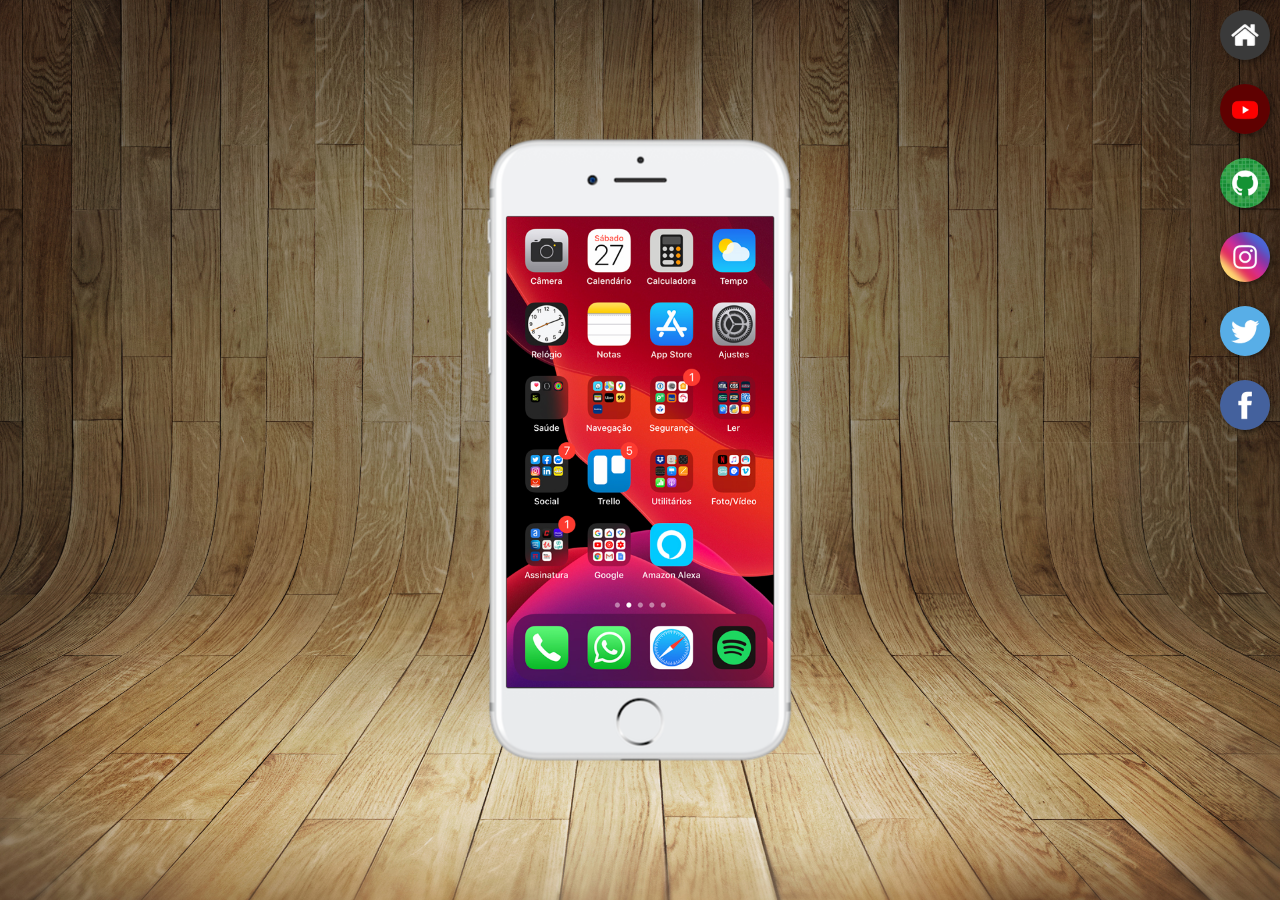
<file: index.html>
<!DOCTYPE html>
<html lang="pt-br">
<head>
    <meta charset="UTF-8">
    <meta name="viewport" content="width=device-width, initial-scale=1.0">
    <link rel="shortcut icon" href="favicon.ico" type="image/x-icon">
    <link rel="stylesheet" href="estilos/style.css">
    <title>Projeto Redes Sociais</title>
</head>
<body>
    <main>
        <section id="telefone">
            <iframe src="home.html" name="tela" id="tela" frameborder="0">
                Seu navegador não é compatível com isso.
            </iframe>            
        </section>
        <section id="redes-sociais">
            <a href="home.html" target="tela"><img src="imagens/logo-home.jpg" alt="Home"></a><br>
            <a href="youtube.html" target="tela"><img src="imagens/logo-youtube.jpg" alt="YouTube"></a><br>
            <a href="github.htm" target="tela"><img src="imagens/logo-github.jpg" alt="GitHub"></a><br>
            <a href="instagram.html" target="tela"><img src="imagens/logo-instagram.jpg" alt="Instagram"></a><br>
            <a href="twitter.html" target="tela"><img src="imagens/logo-twitter.jpg" alt="Twitter"></a><br>
            <a href="facebook.html" target="tela"><img src="imagens/logo-facebook.jpg" alt="Facebook"></a>
        </section>
    </main>
        
</body>
</html>
</file>
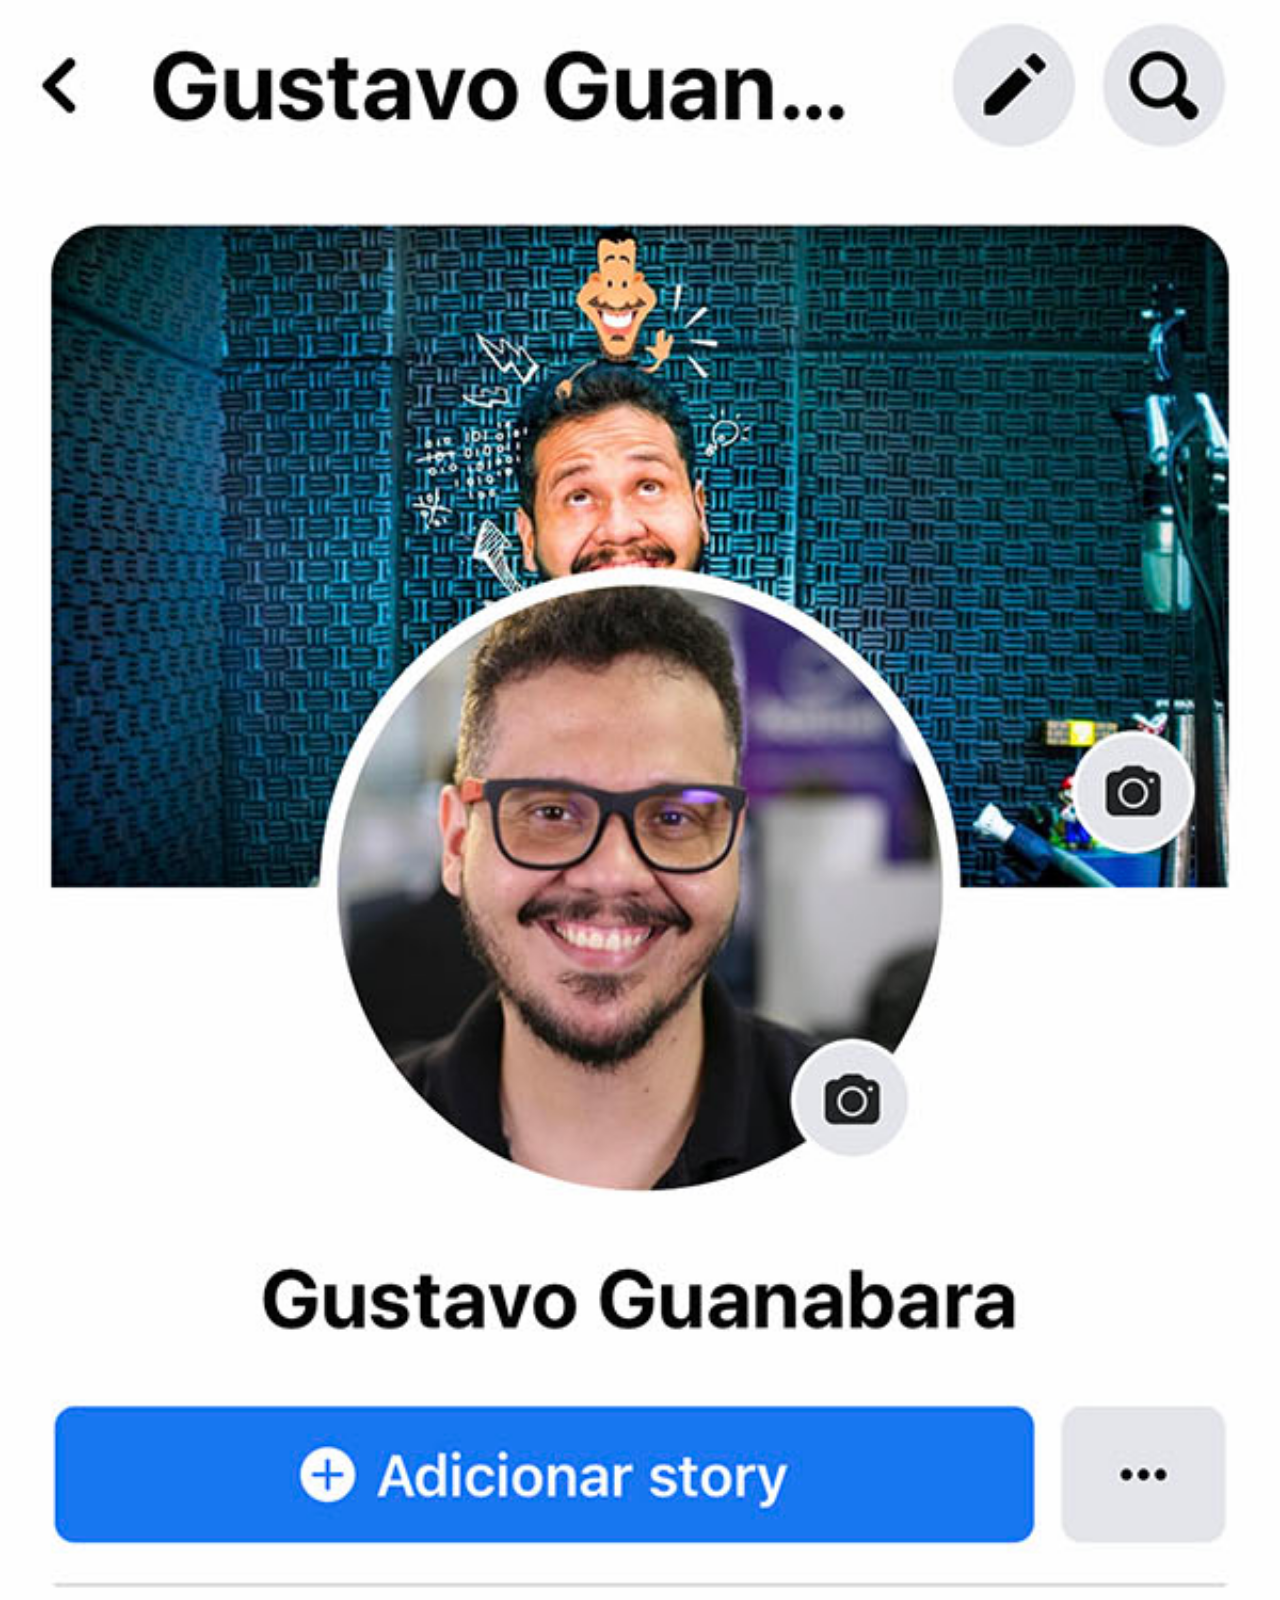
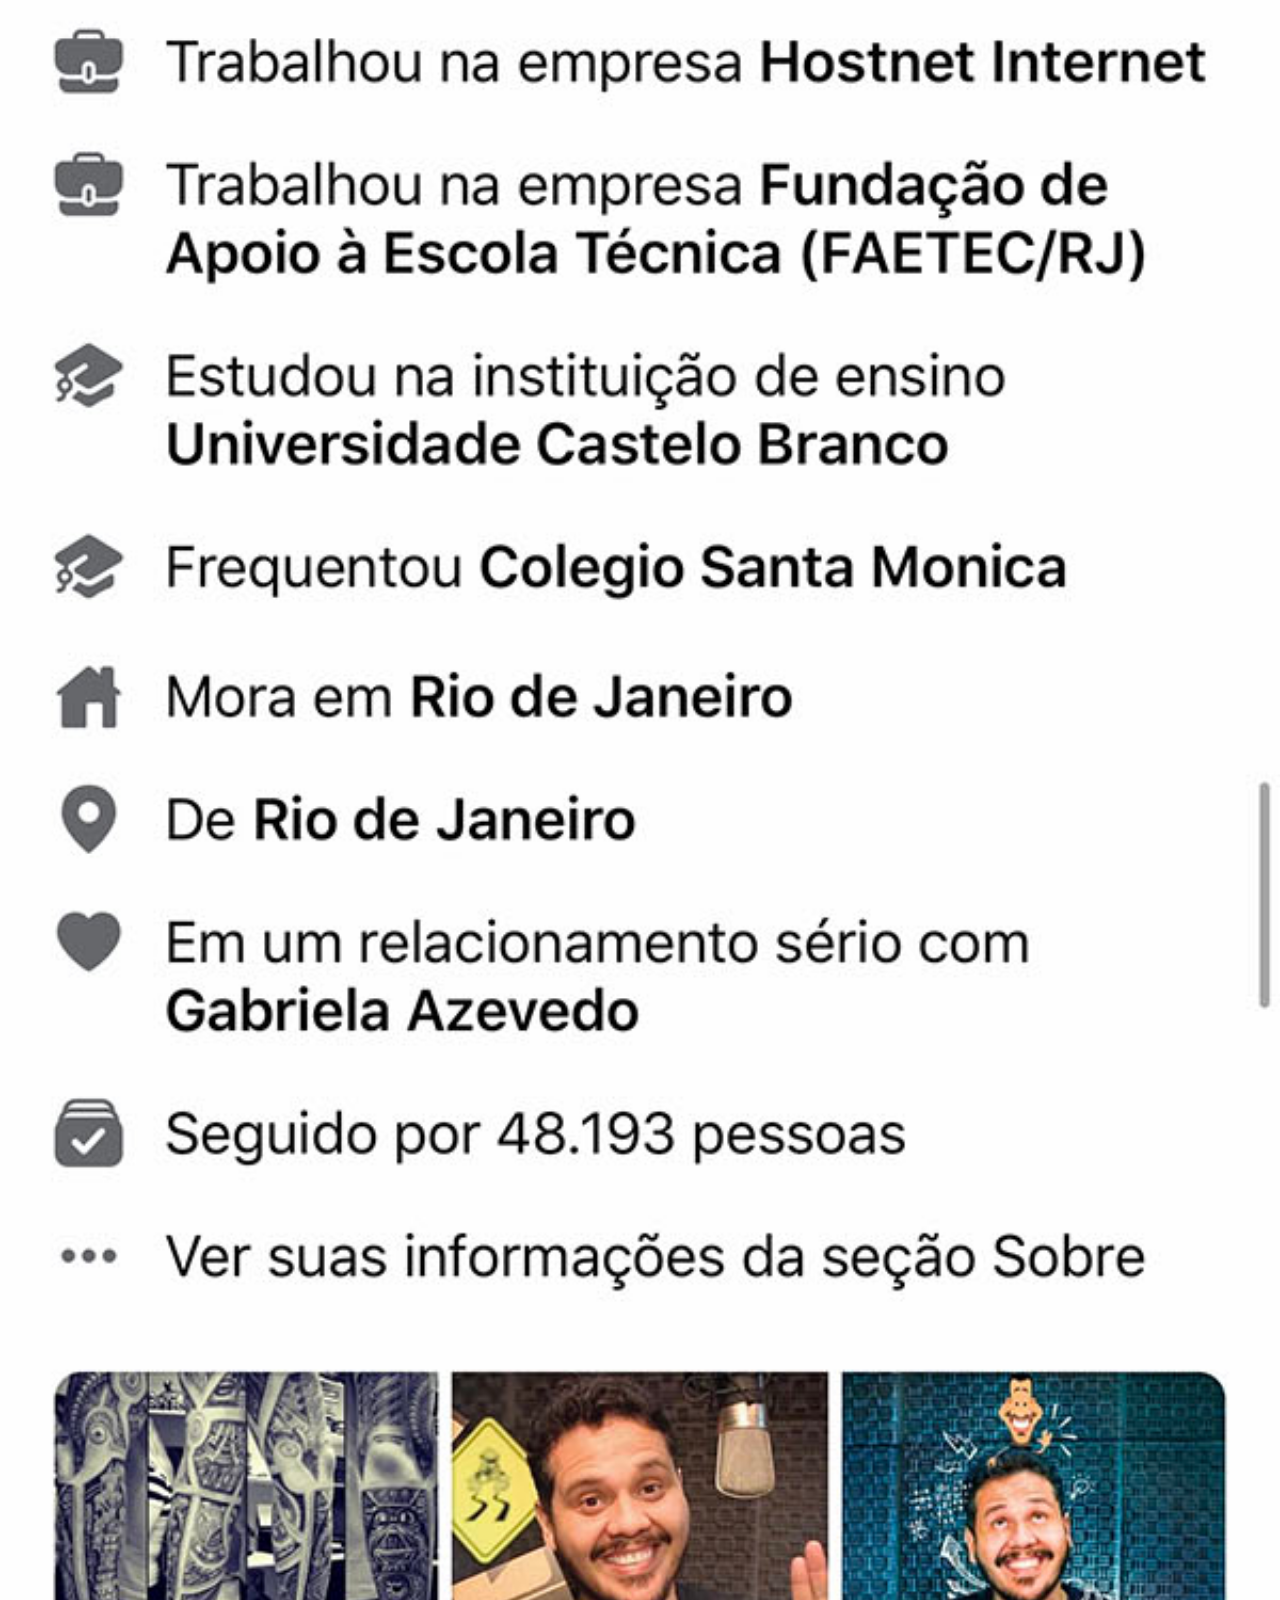
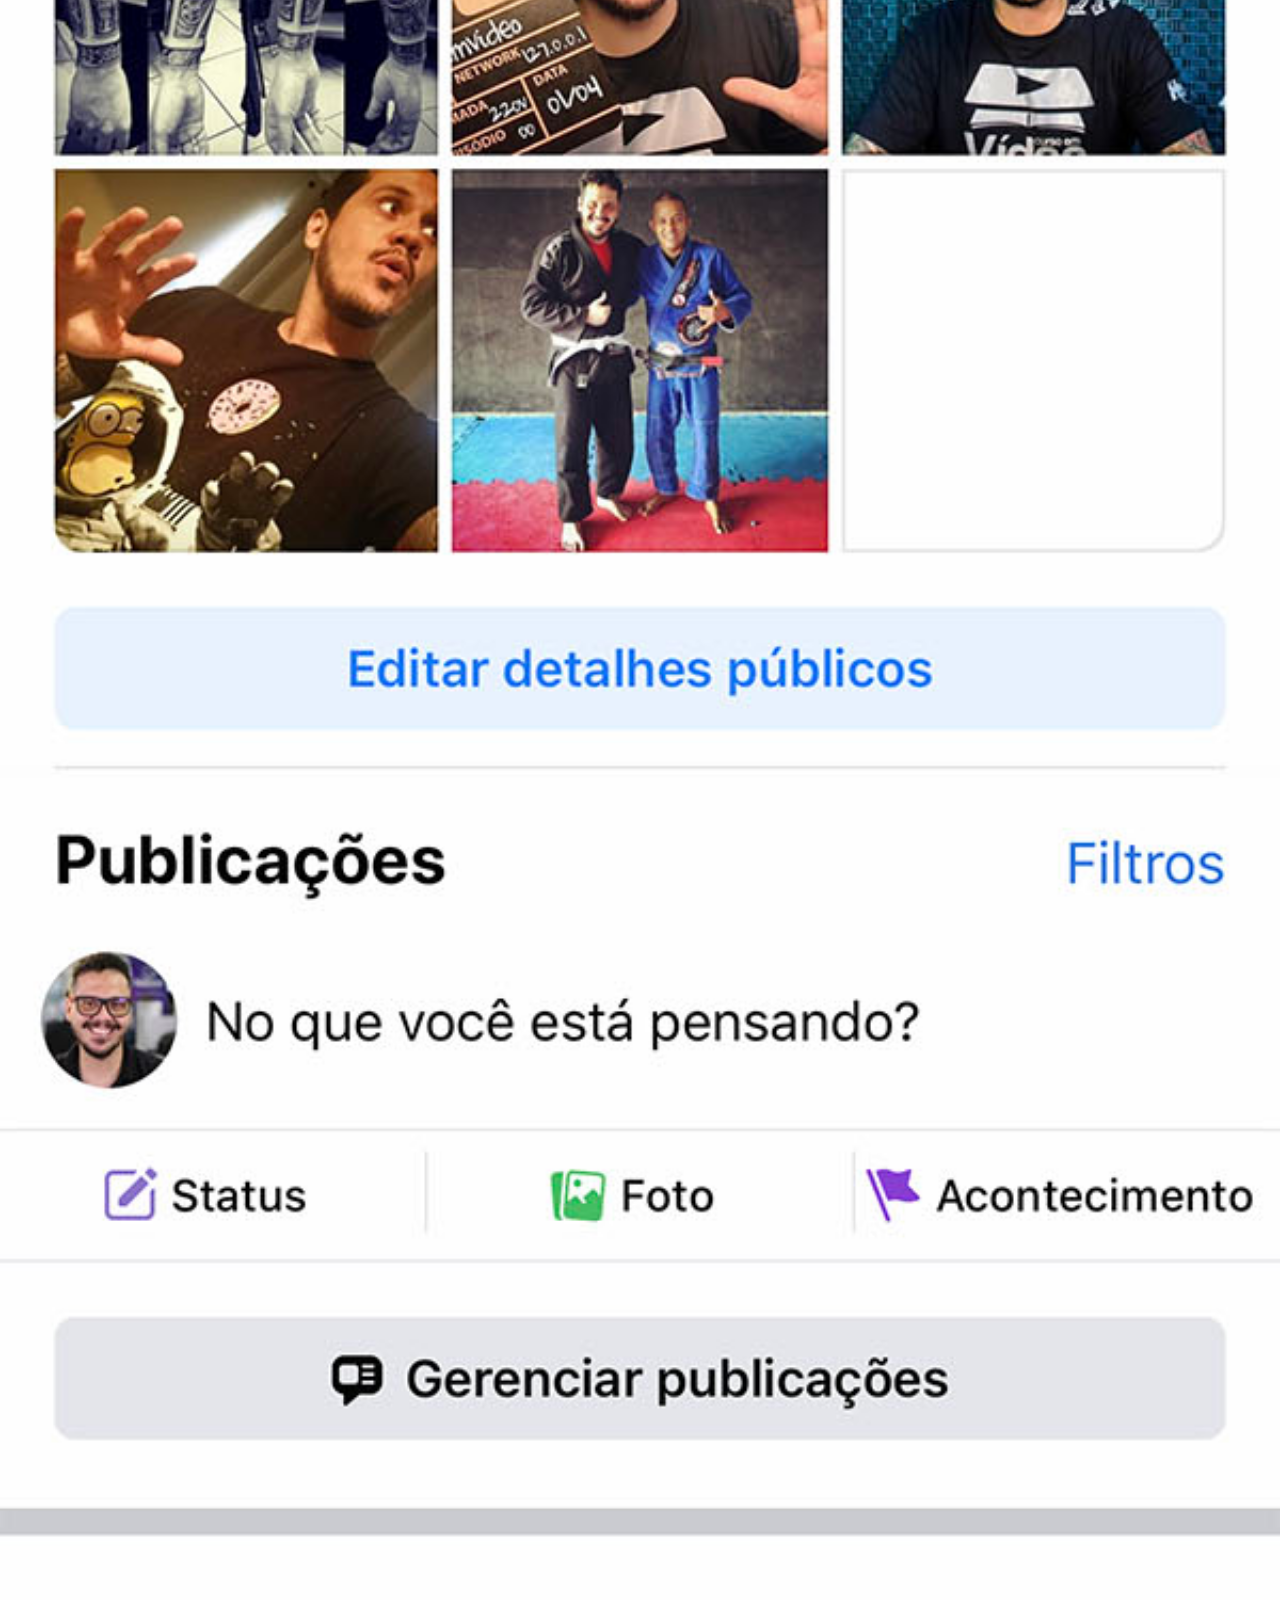
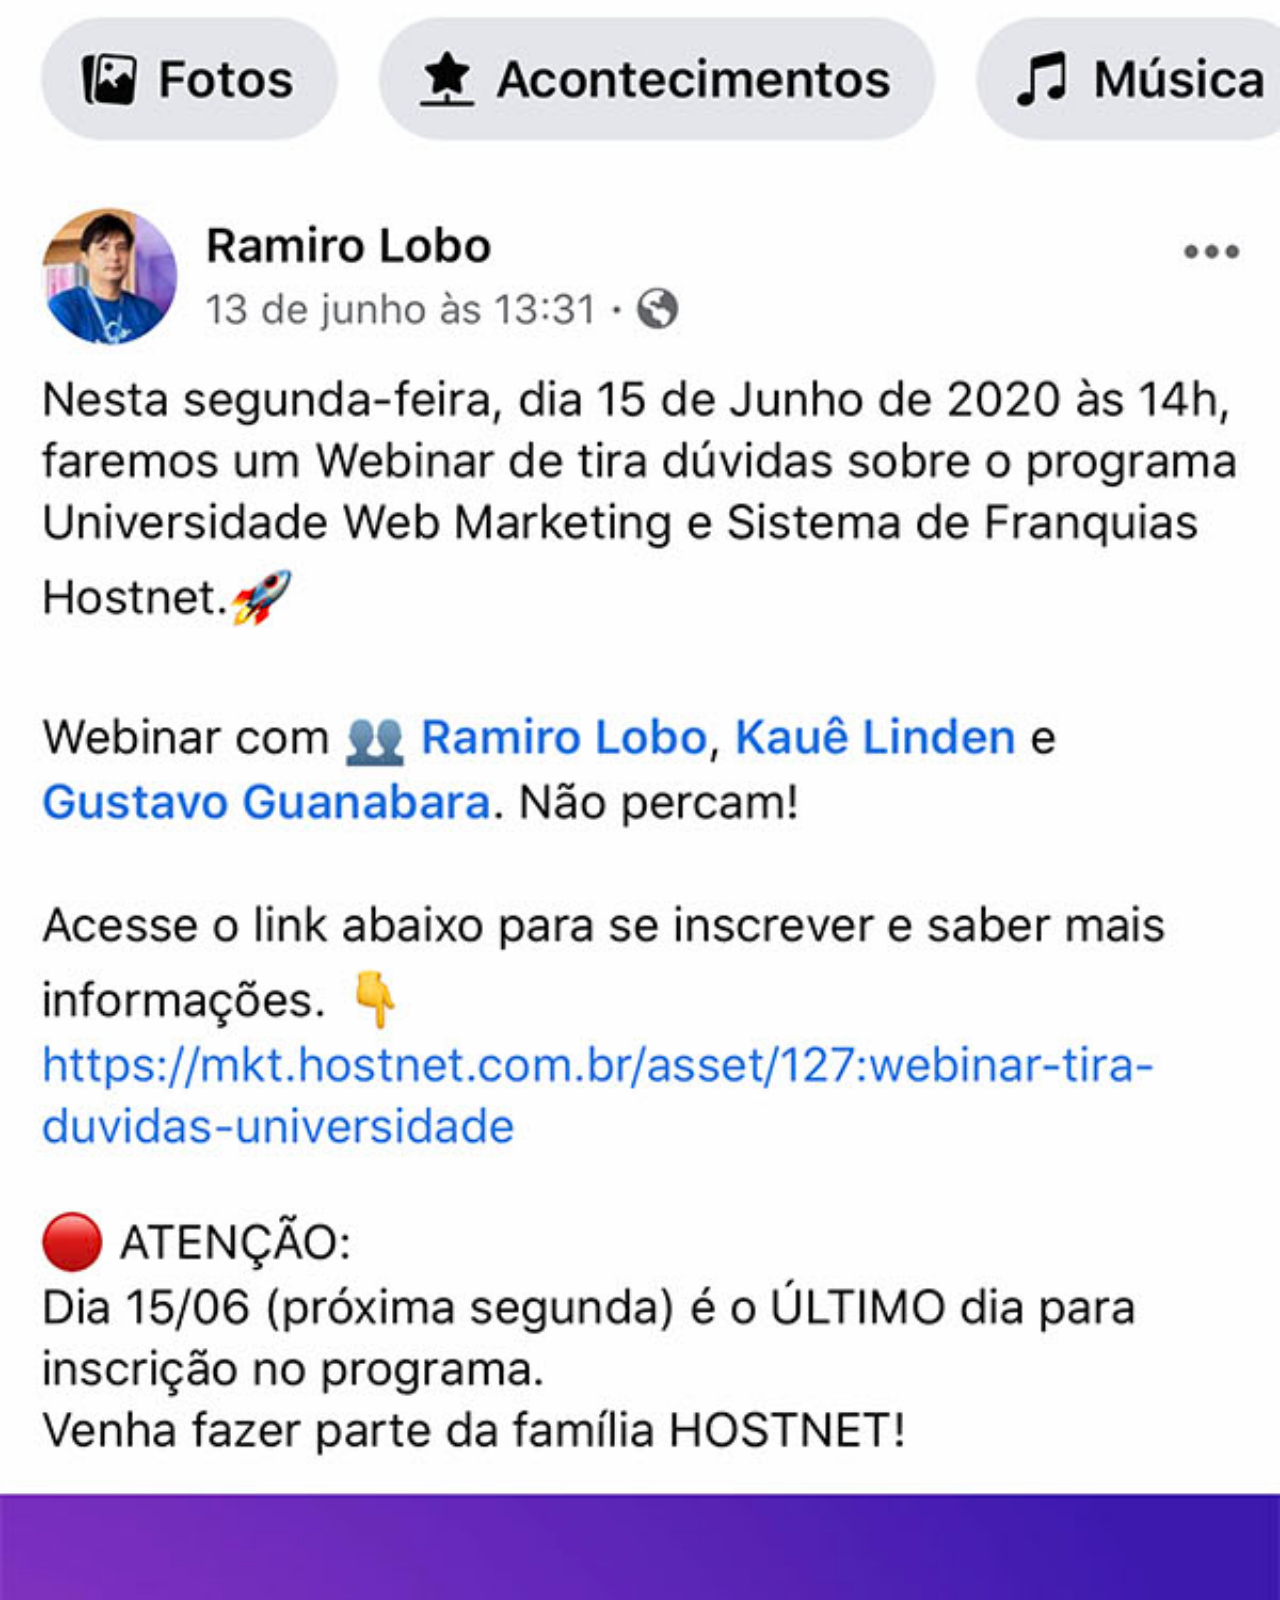
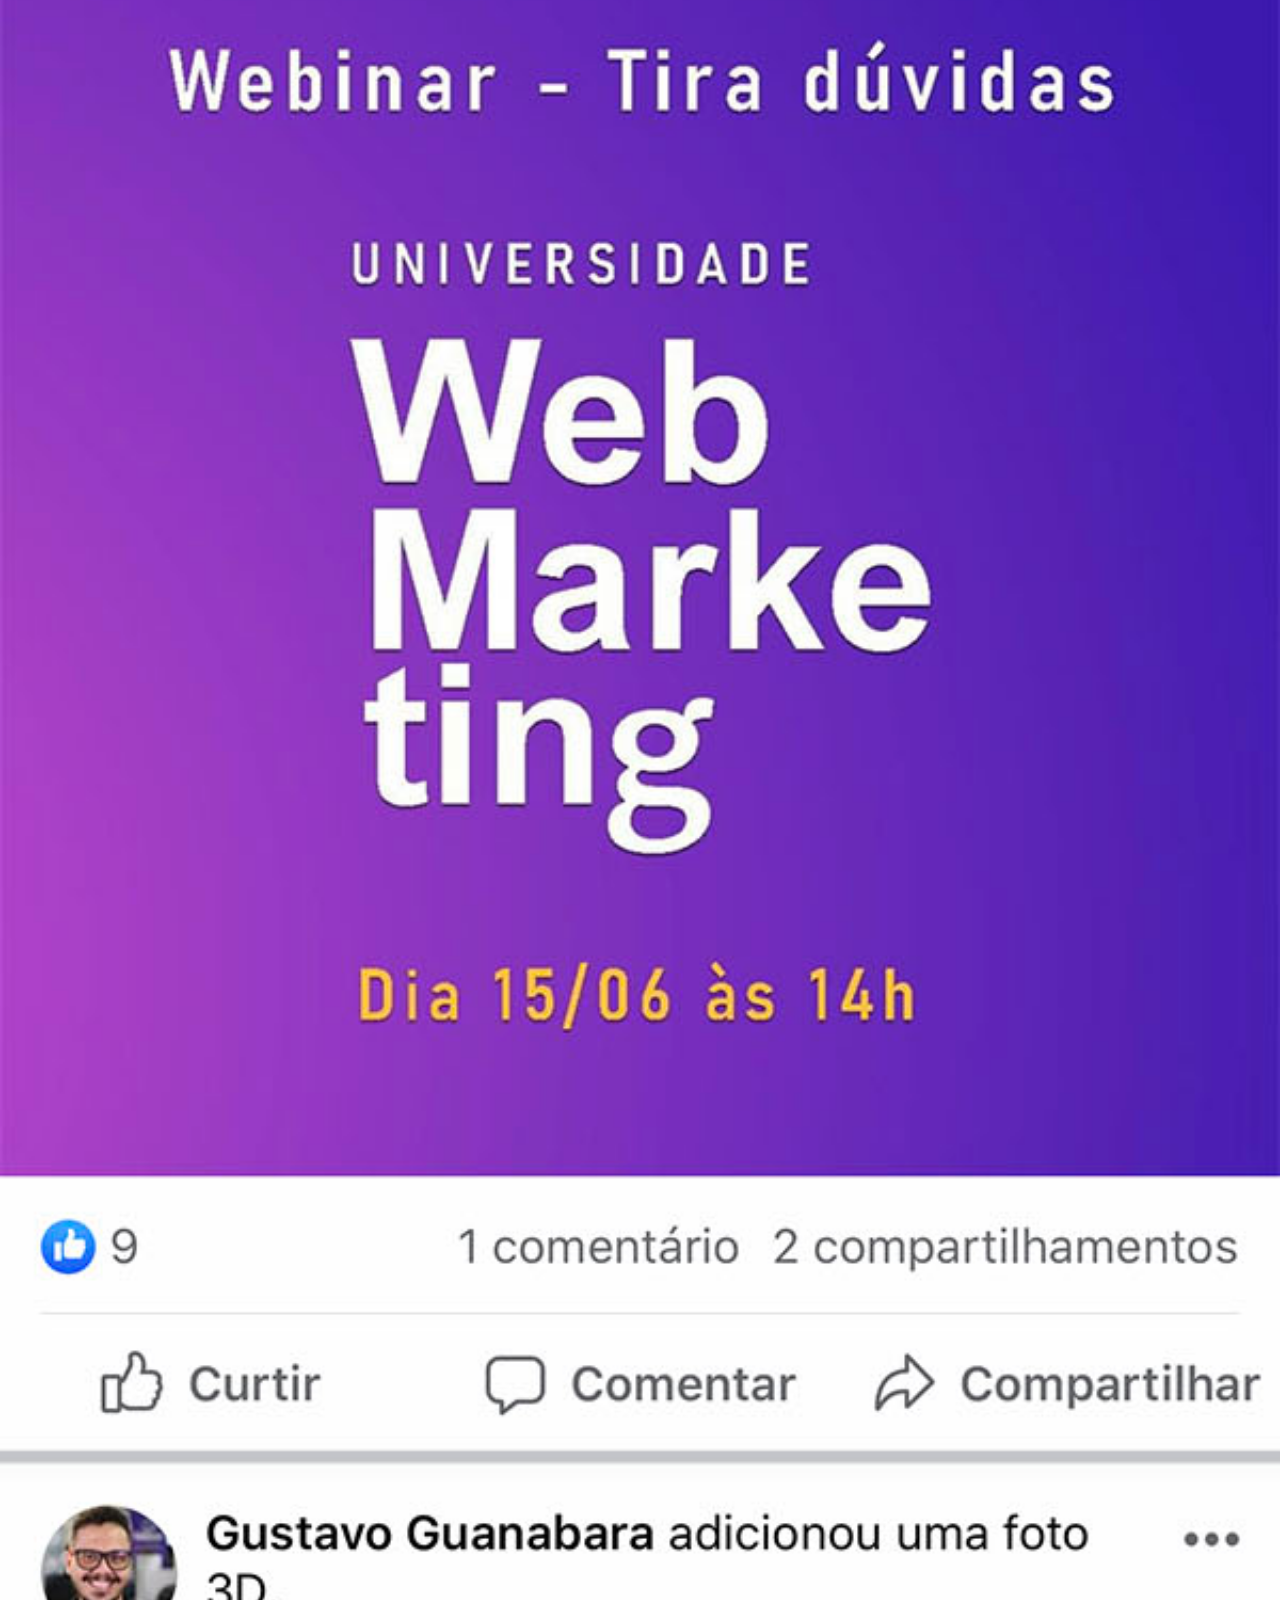
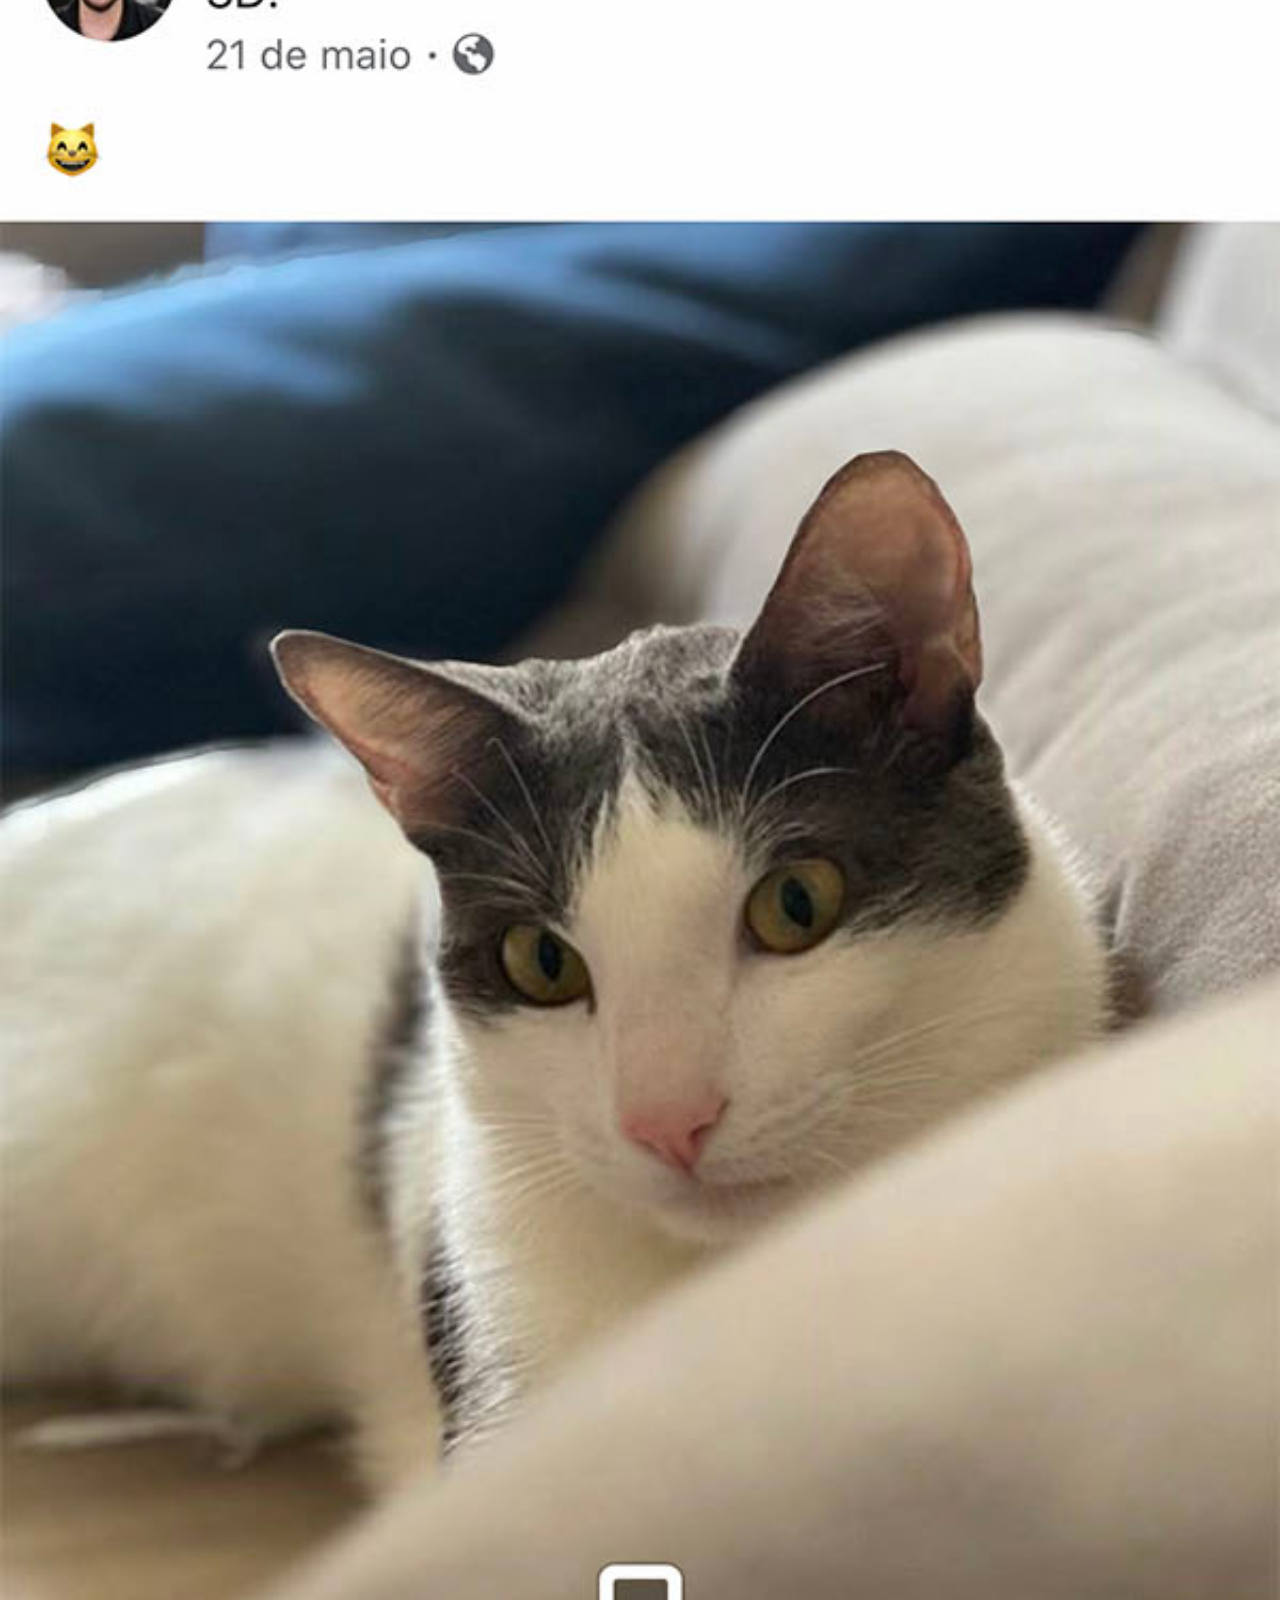
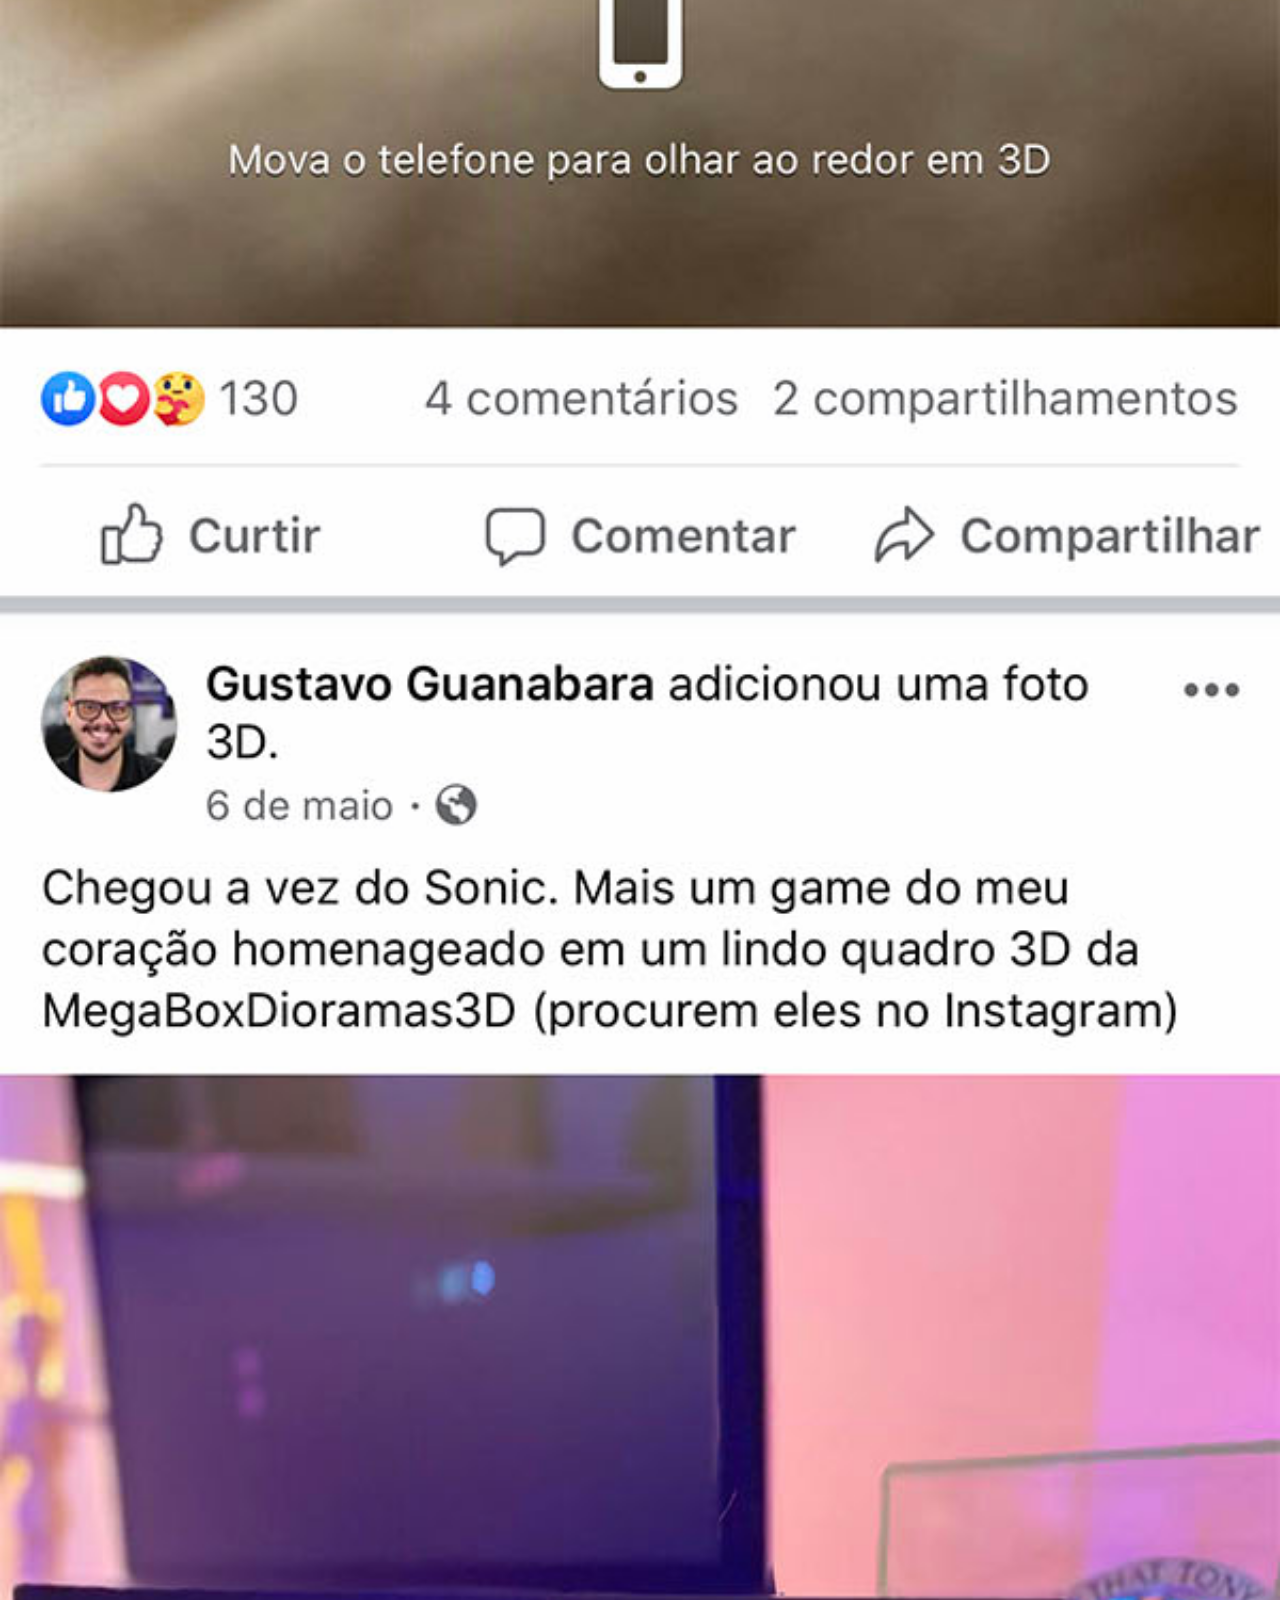
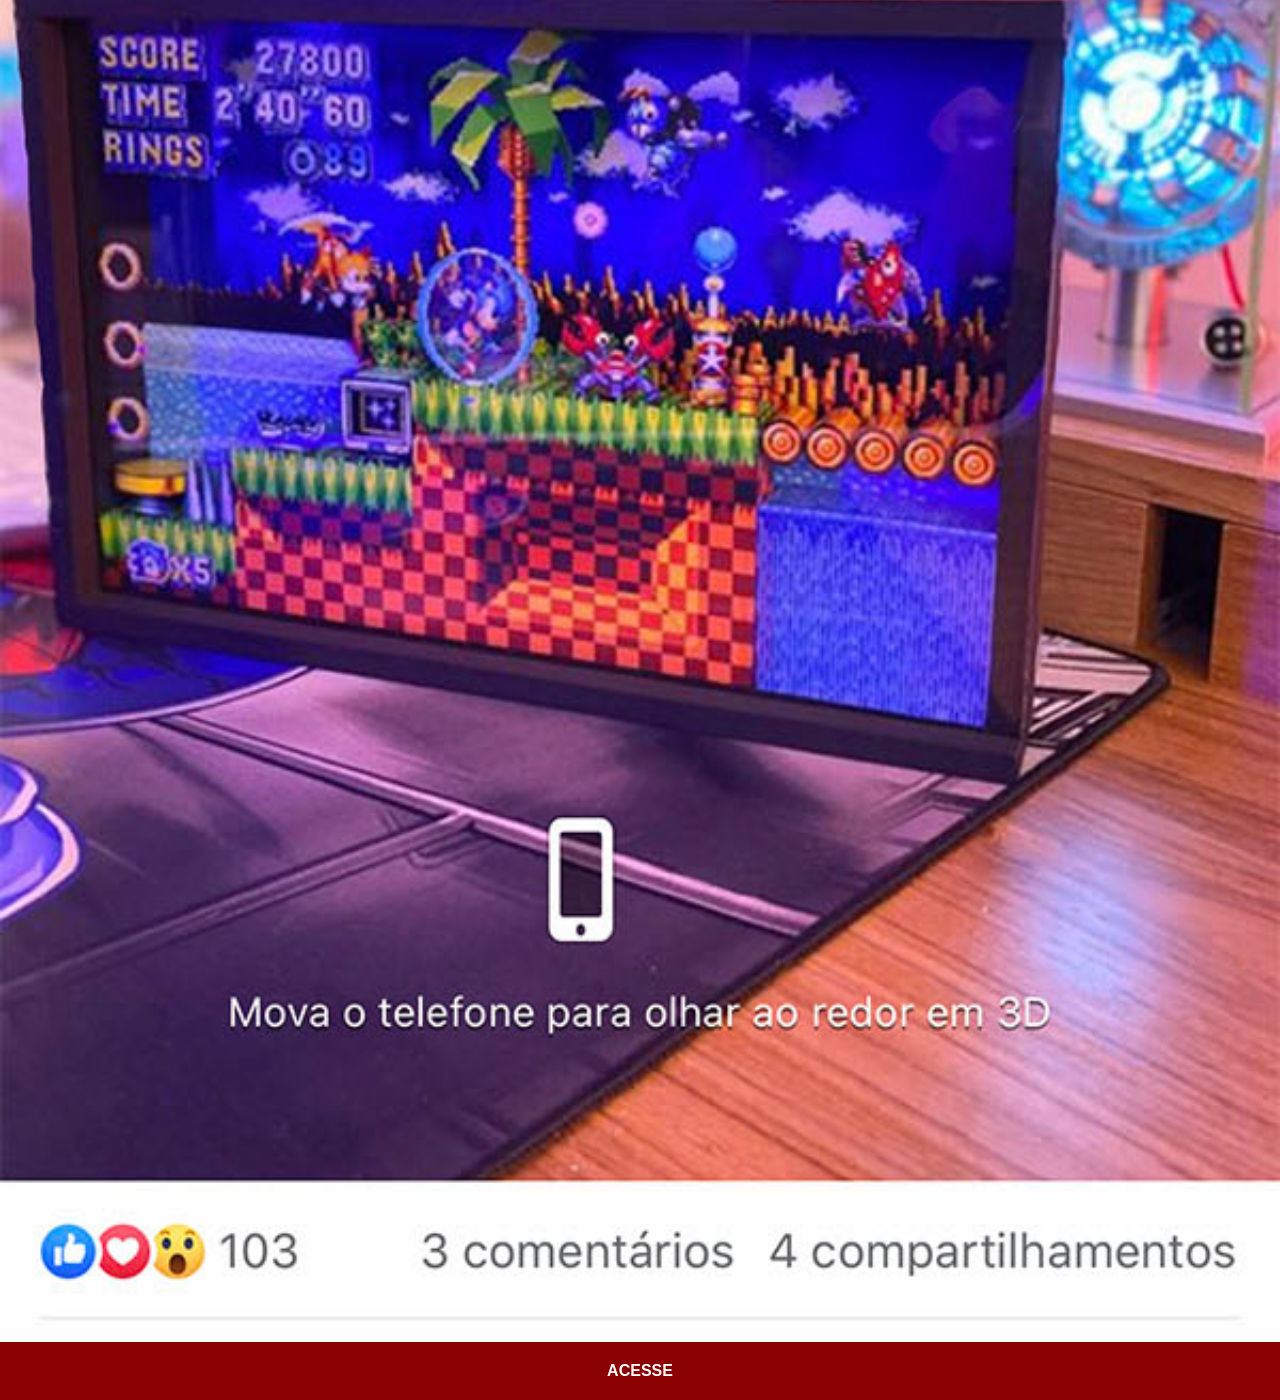
<file: facebook.html>
<!DOCTYPE html>
<html lang="pt">
<head>
    <meta charset="UTF-8">
    <meta name="viewport" content="width=device-width, initial-scale=1.0">
    <title>Facebook</title>
    <link rel="stylesheet" href="estilos/social.css">
</head>
<body>
    <img src="imagens/tela-facebook.jpg" alt="Facebook">
    <a href="https://web.facebook.com/gustavoguanabara/?locale=pt_BR&_rdc=1&_rdr#" target="_blank">ACESSE</a>
    
</body>
</html>
</file>
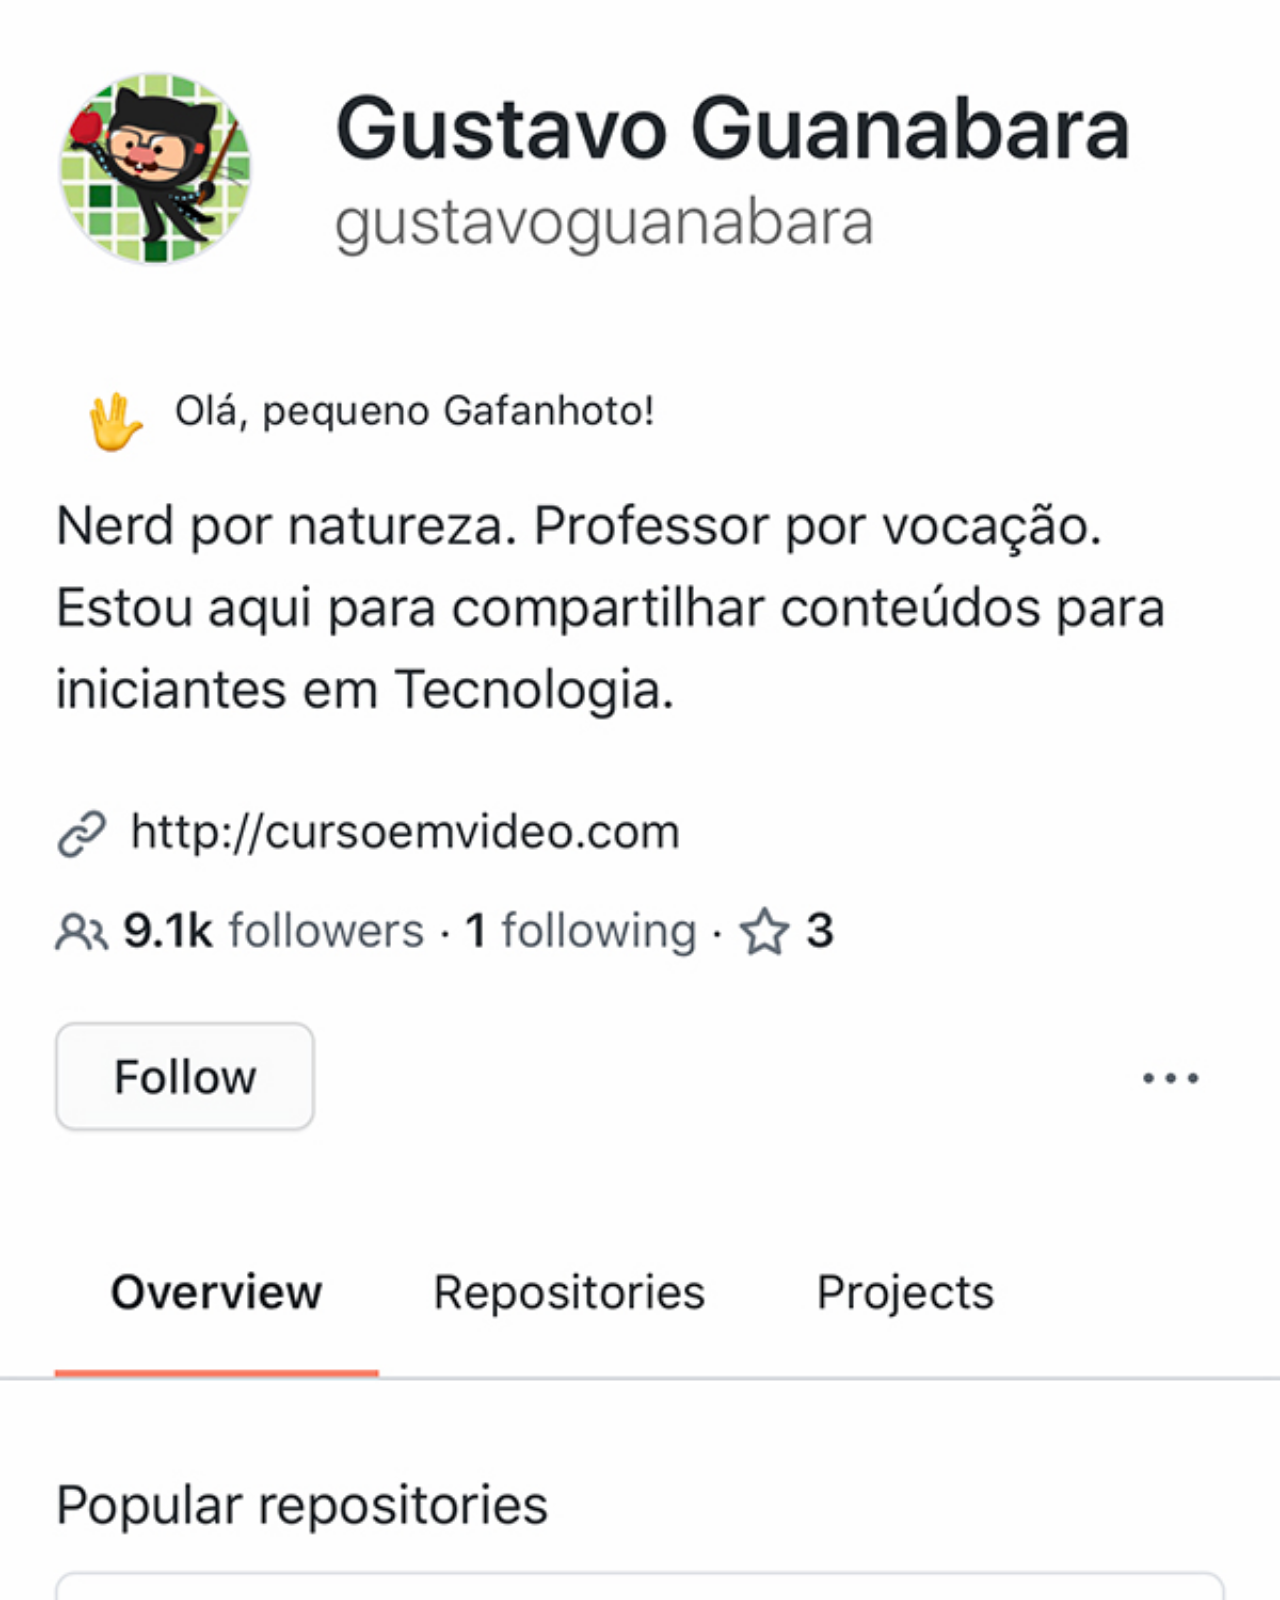
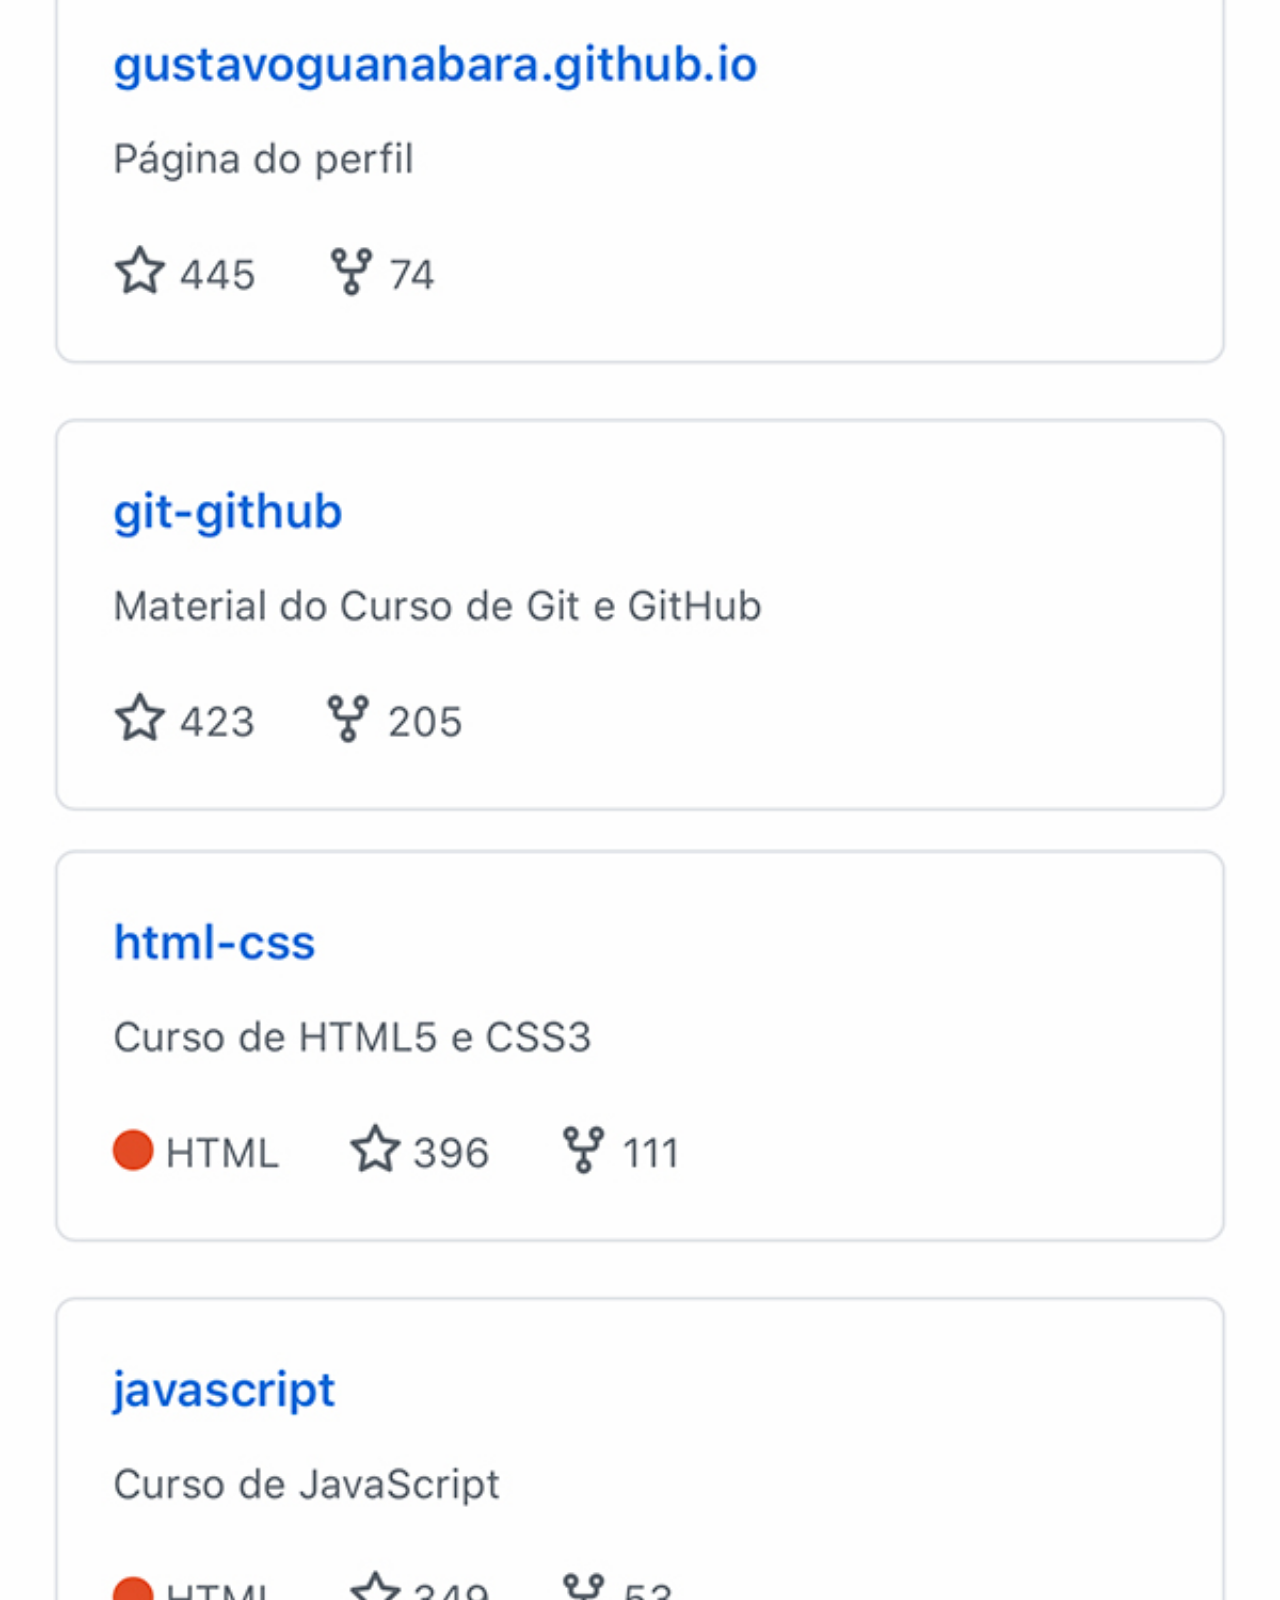
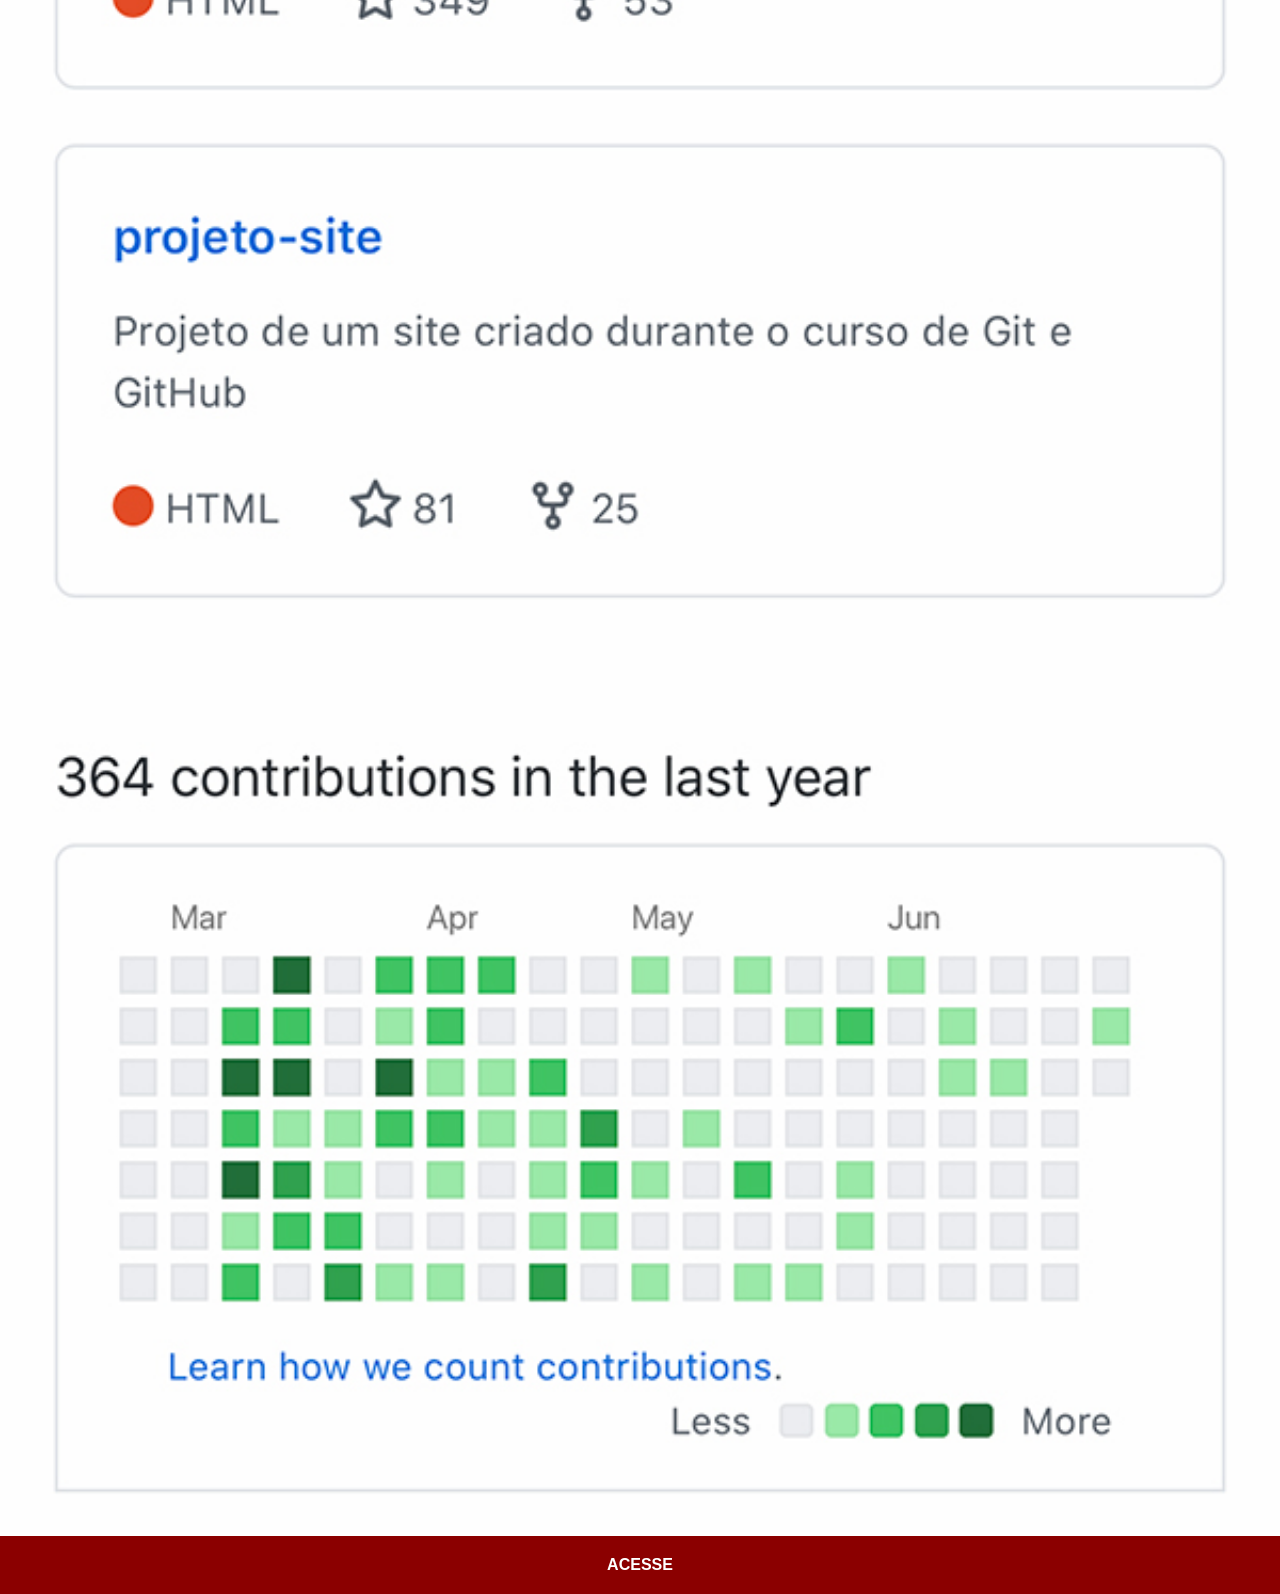
<file: github.htm>
<!DOCTYPE html>
<html lang="pt-br">
<head>
    <meta charset="UTF-8">
    <meta name="viewport" content="width=device-width, initial-scale=1.0">
    <title>GitHub</title>
    <link rel="stylesheet" href="estilos/social.css">
</head>
<body>
    <img src="imagens/tela-github.jpg" alt="GitHub">
    <a href="https://github.com/gustavoguanabara" target="_blank">ACESSE</a>
</body>
</html>
</file>
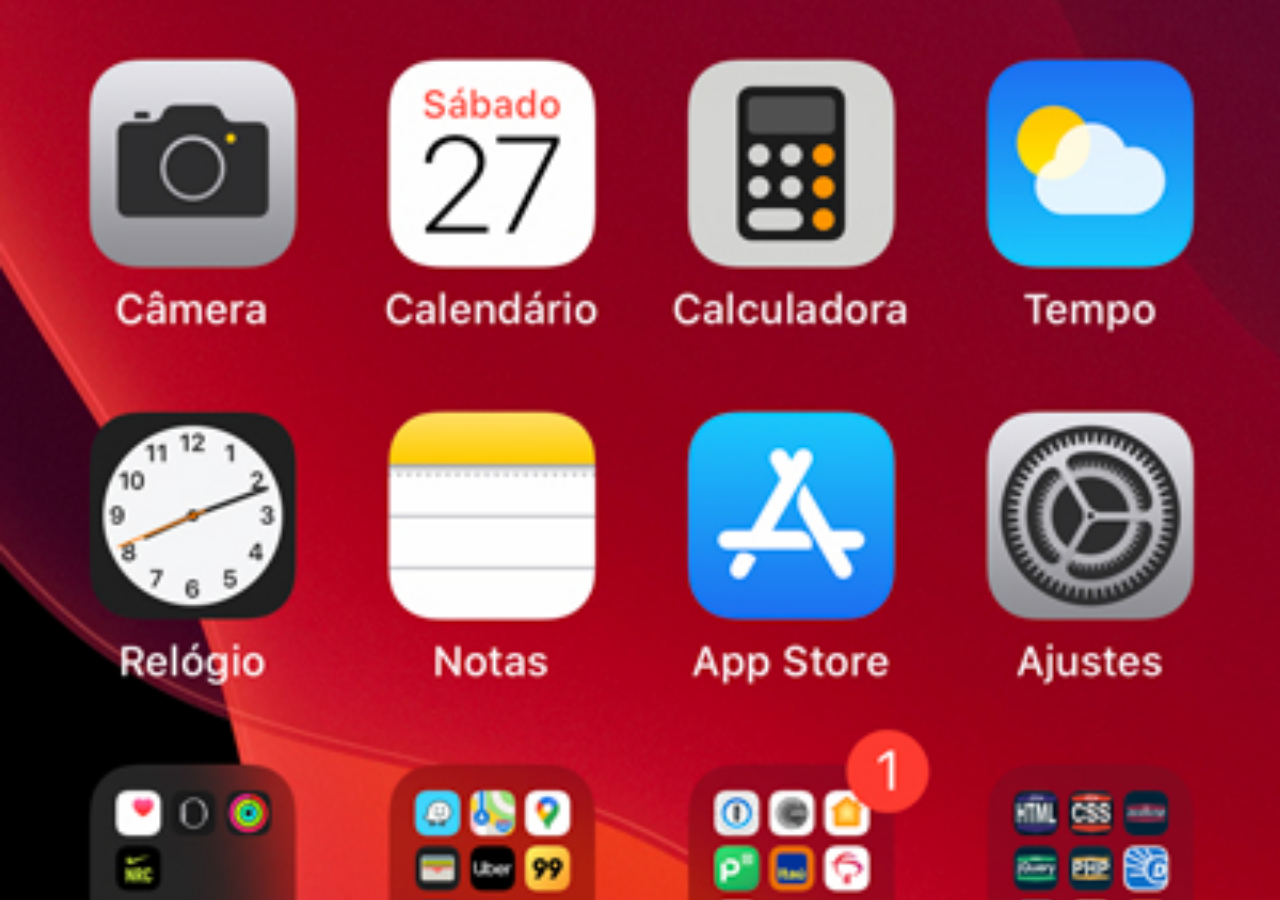
<file: home.html>
<!DOCTYPE html>
<html lang="pt-br">
<head>
    <meta charset="UTF-8">
    <meta name="viewport" content="width=device-width, initial-scale=1.0">
    <title>Home</title>
</head>
<style>
    * {
        margin: 0px;
        padding: 0px;
    }

    body {
        width: 100vw;
        height: 100vh;
        background: black url('imagens/tela-home.jpg') no-repeat top center;
        background-size: cover;
    }
</style>
<body>
    
</body>
</html>
</file>
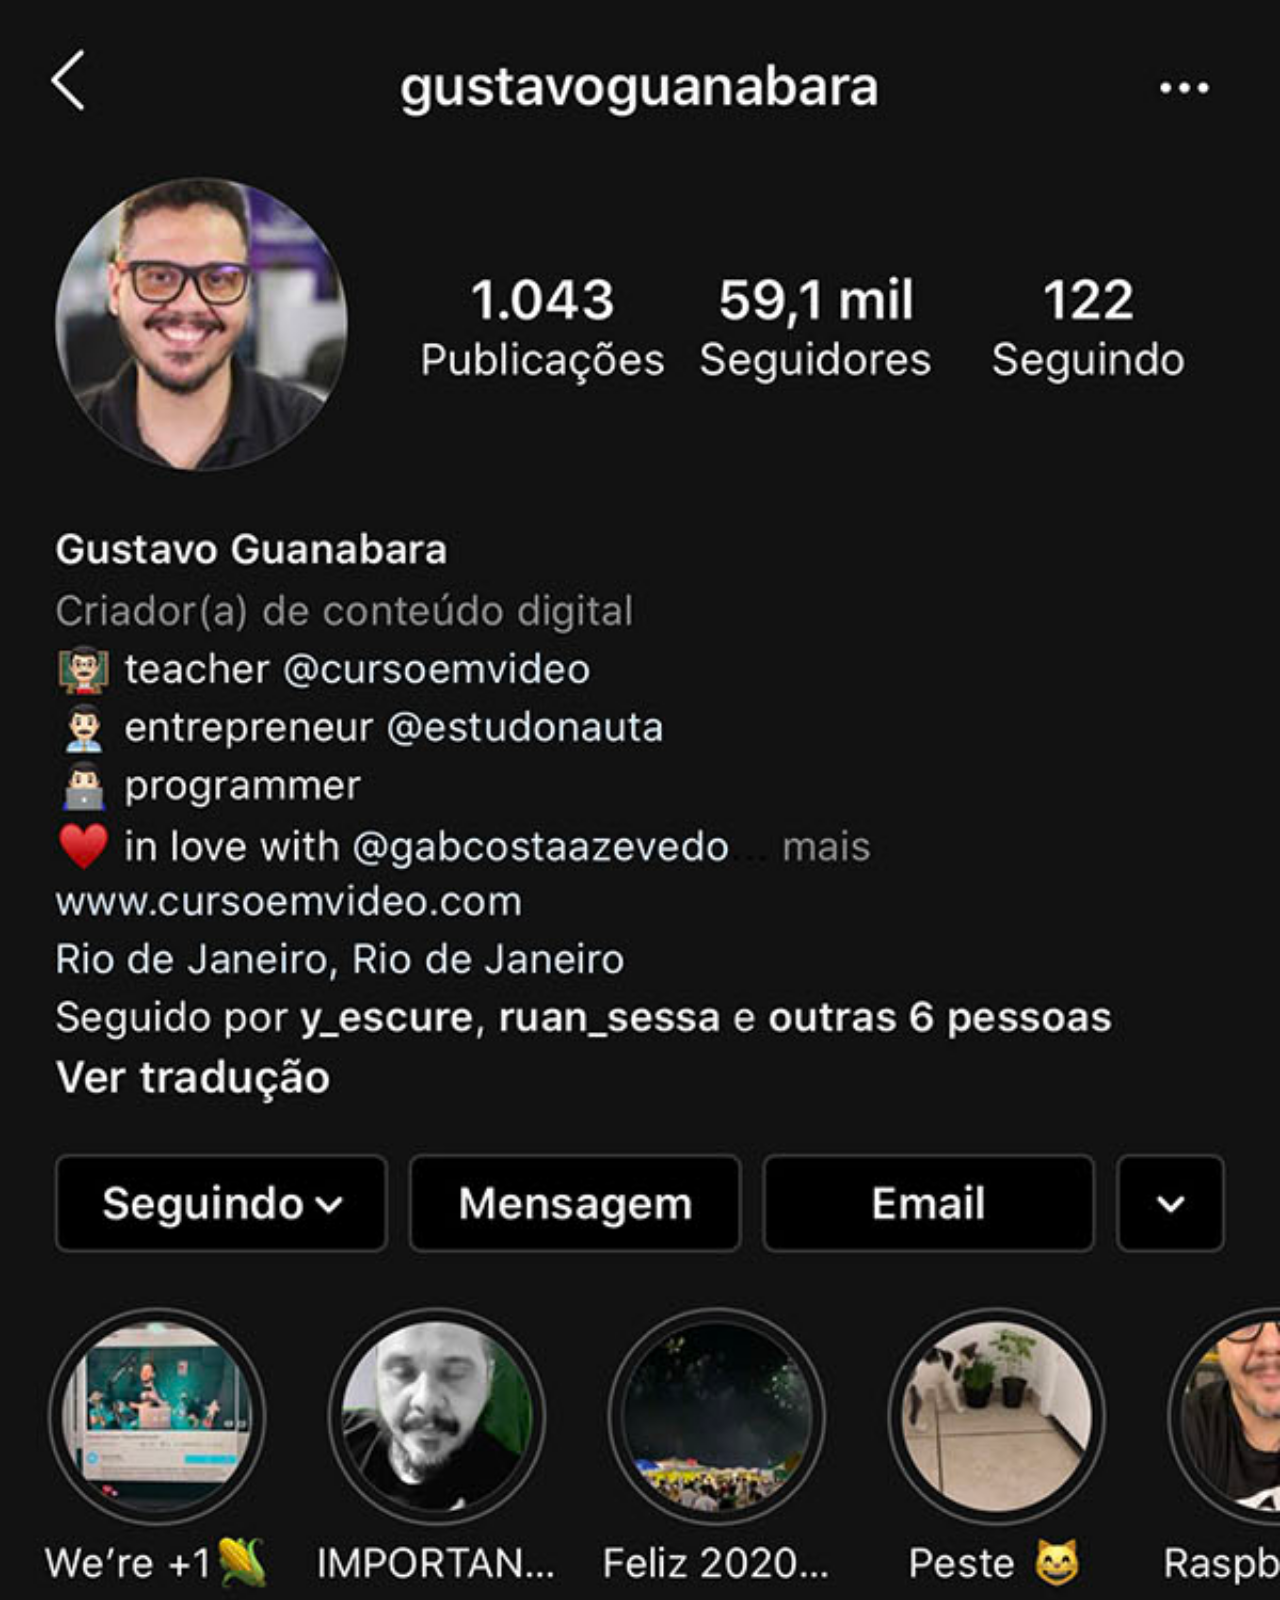
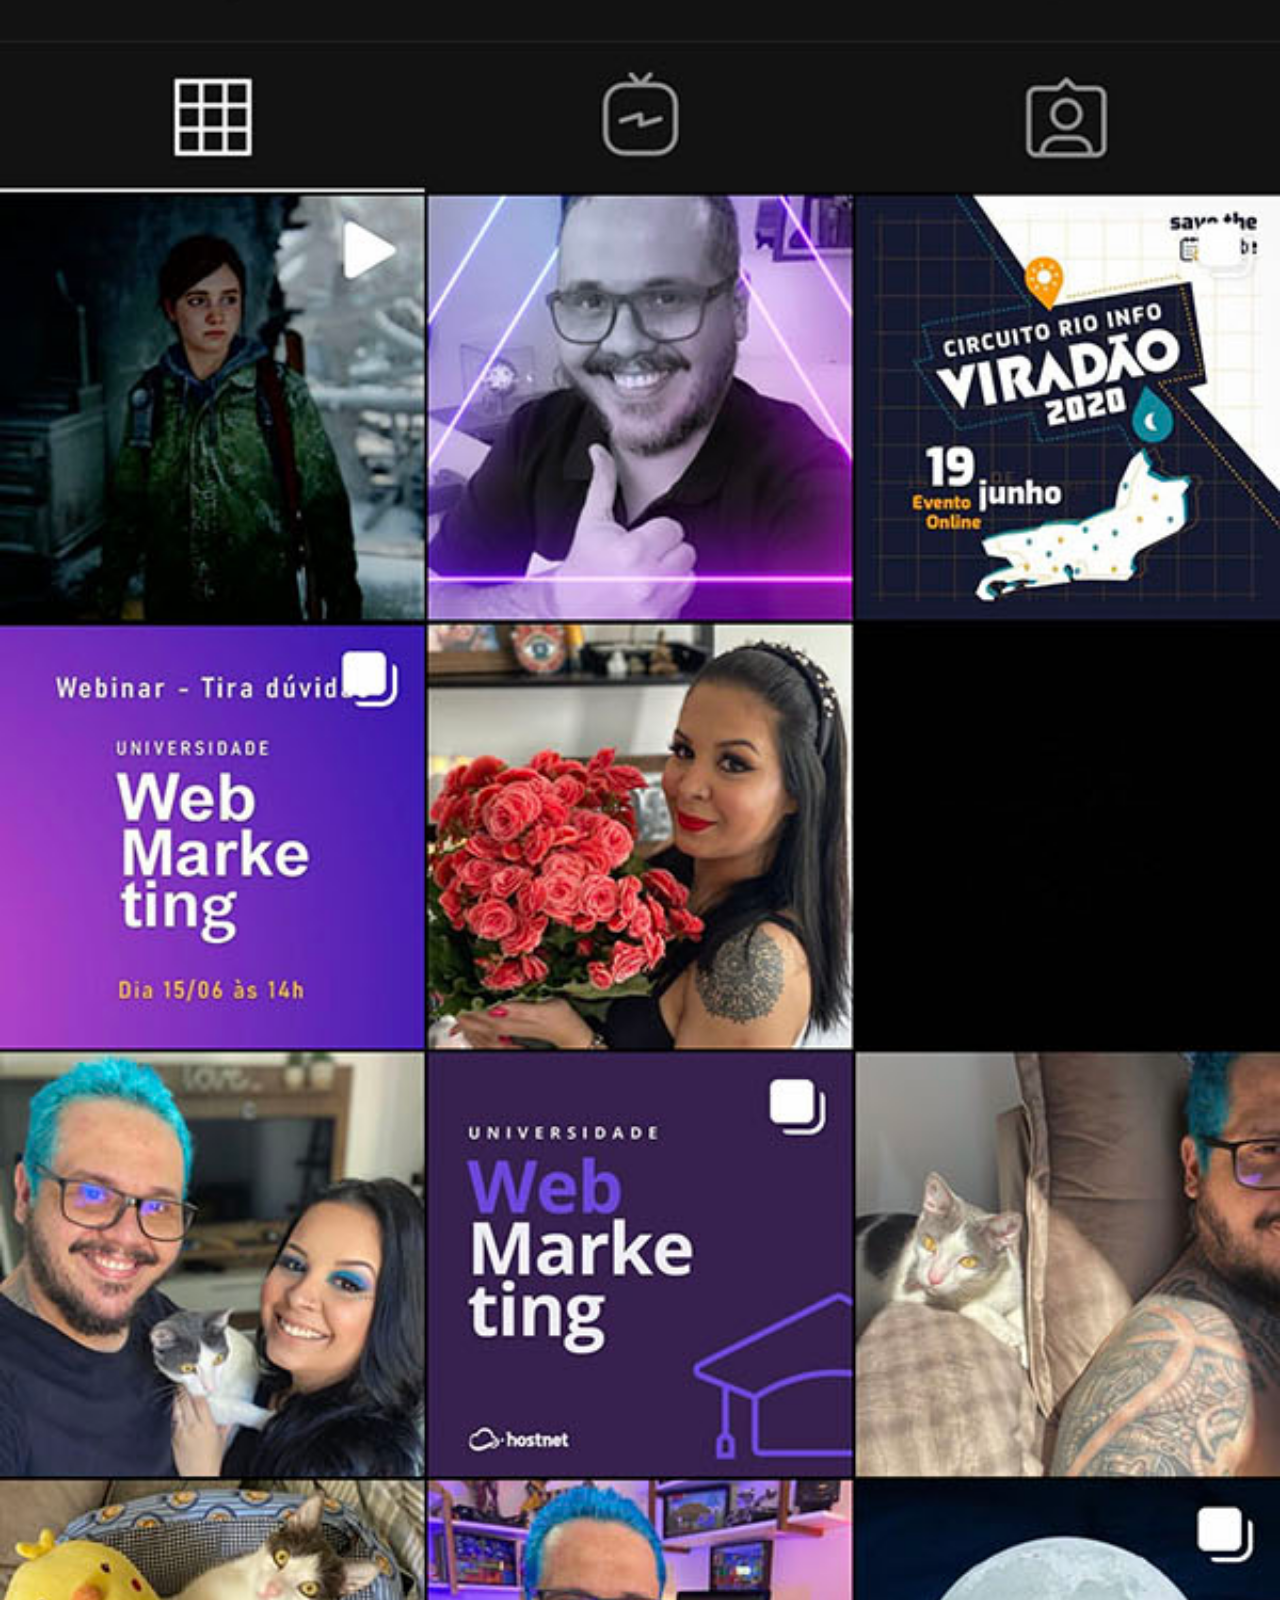
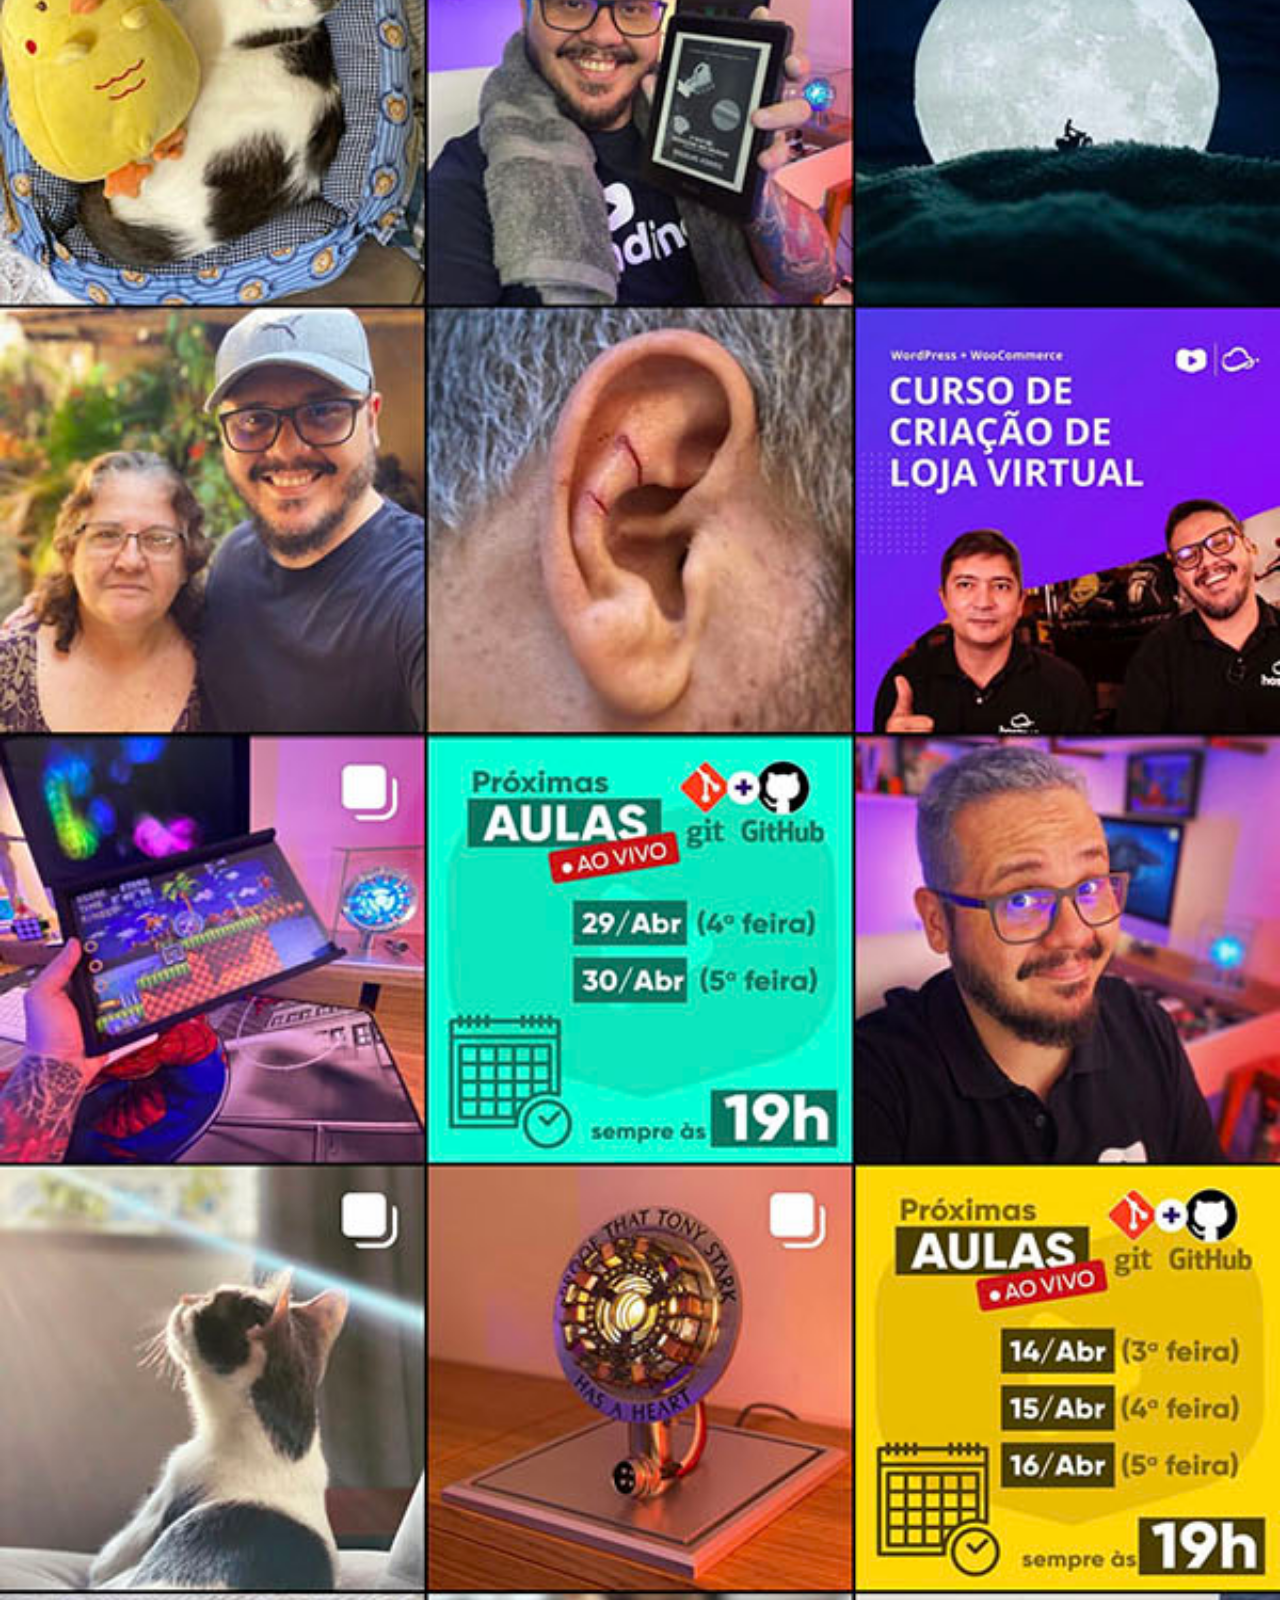
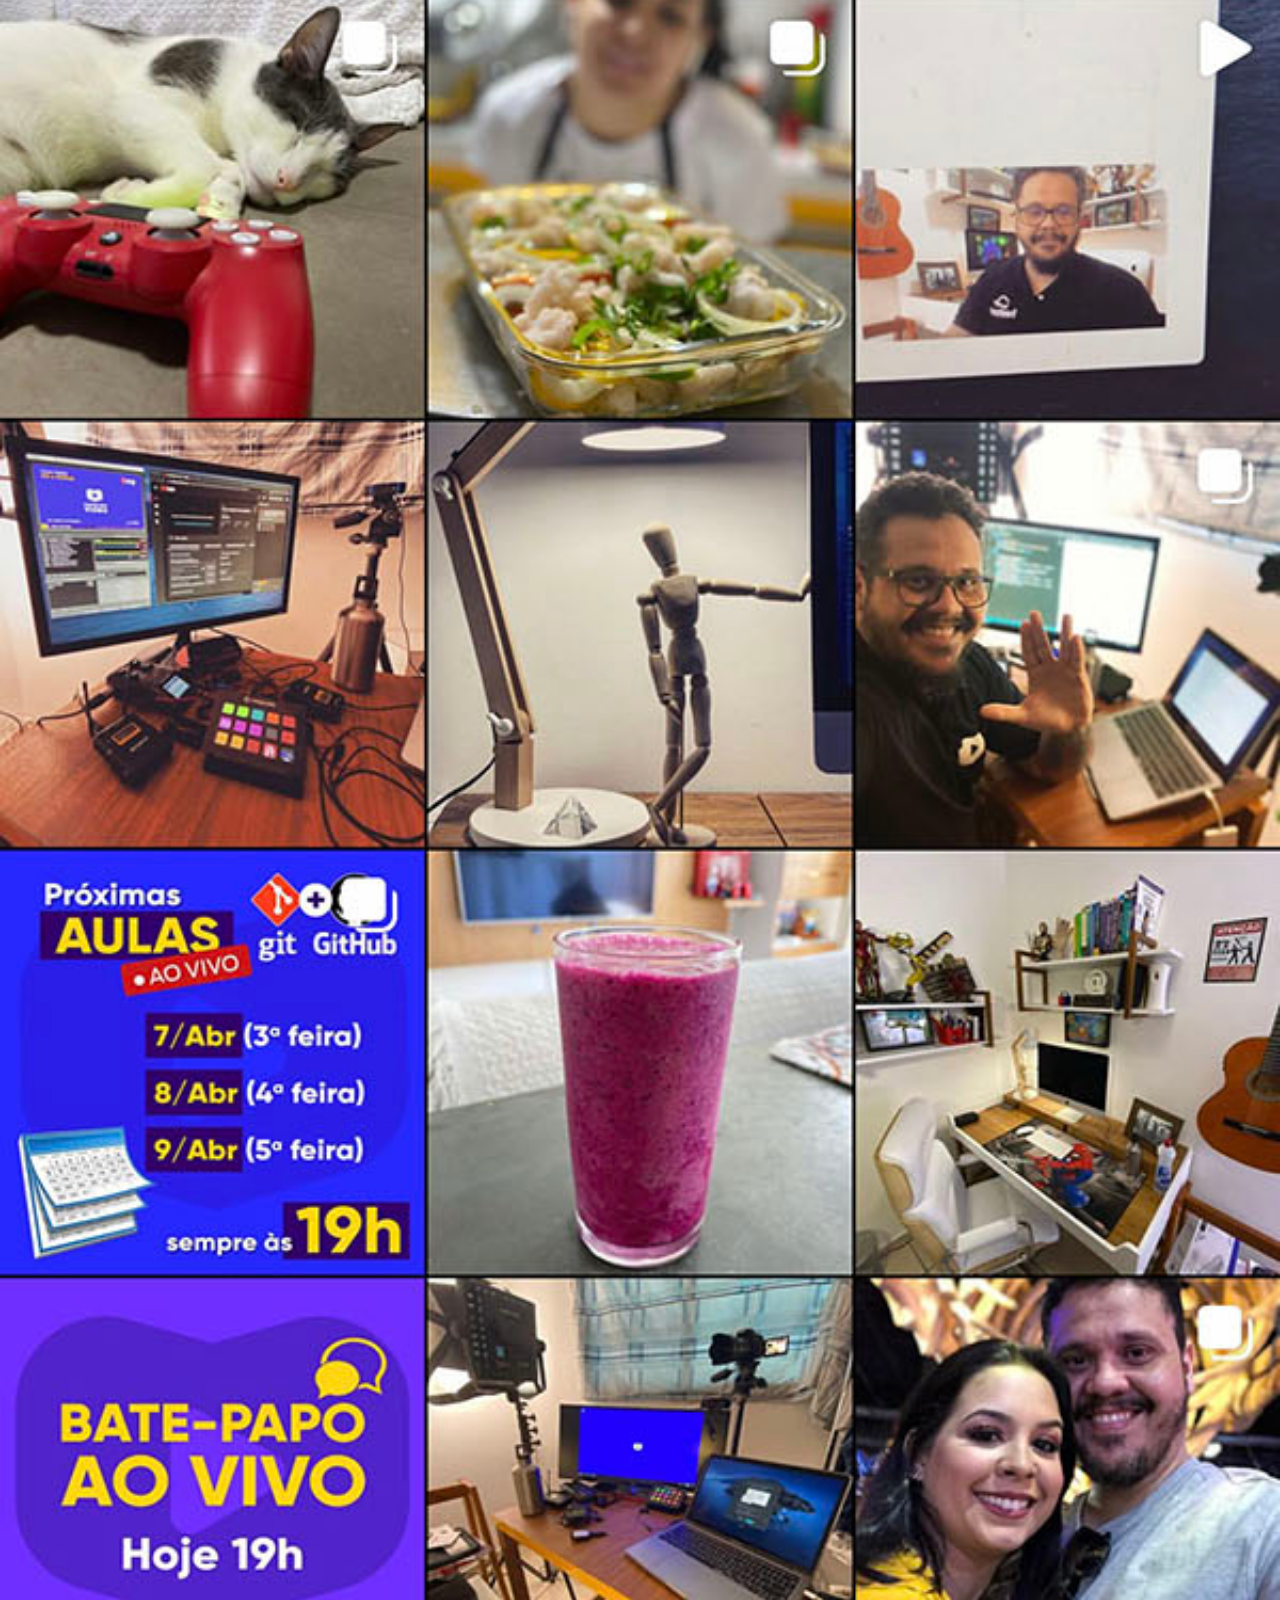
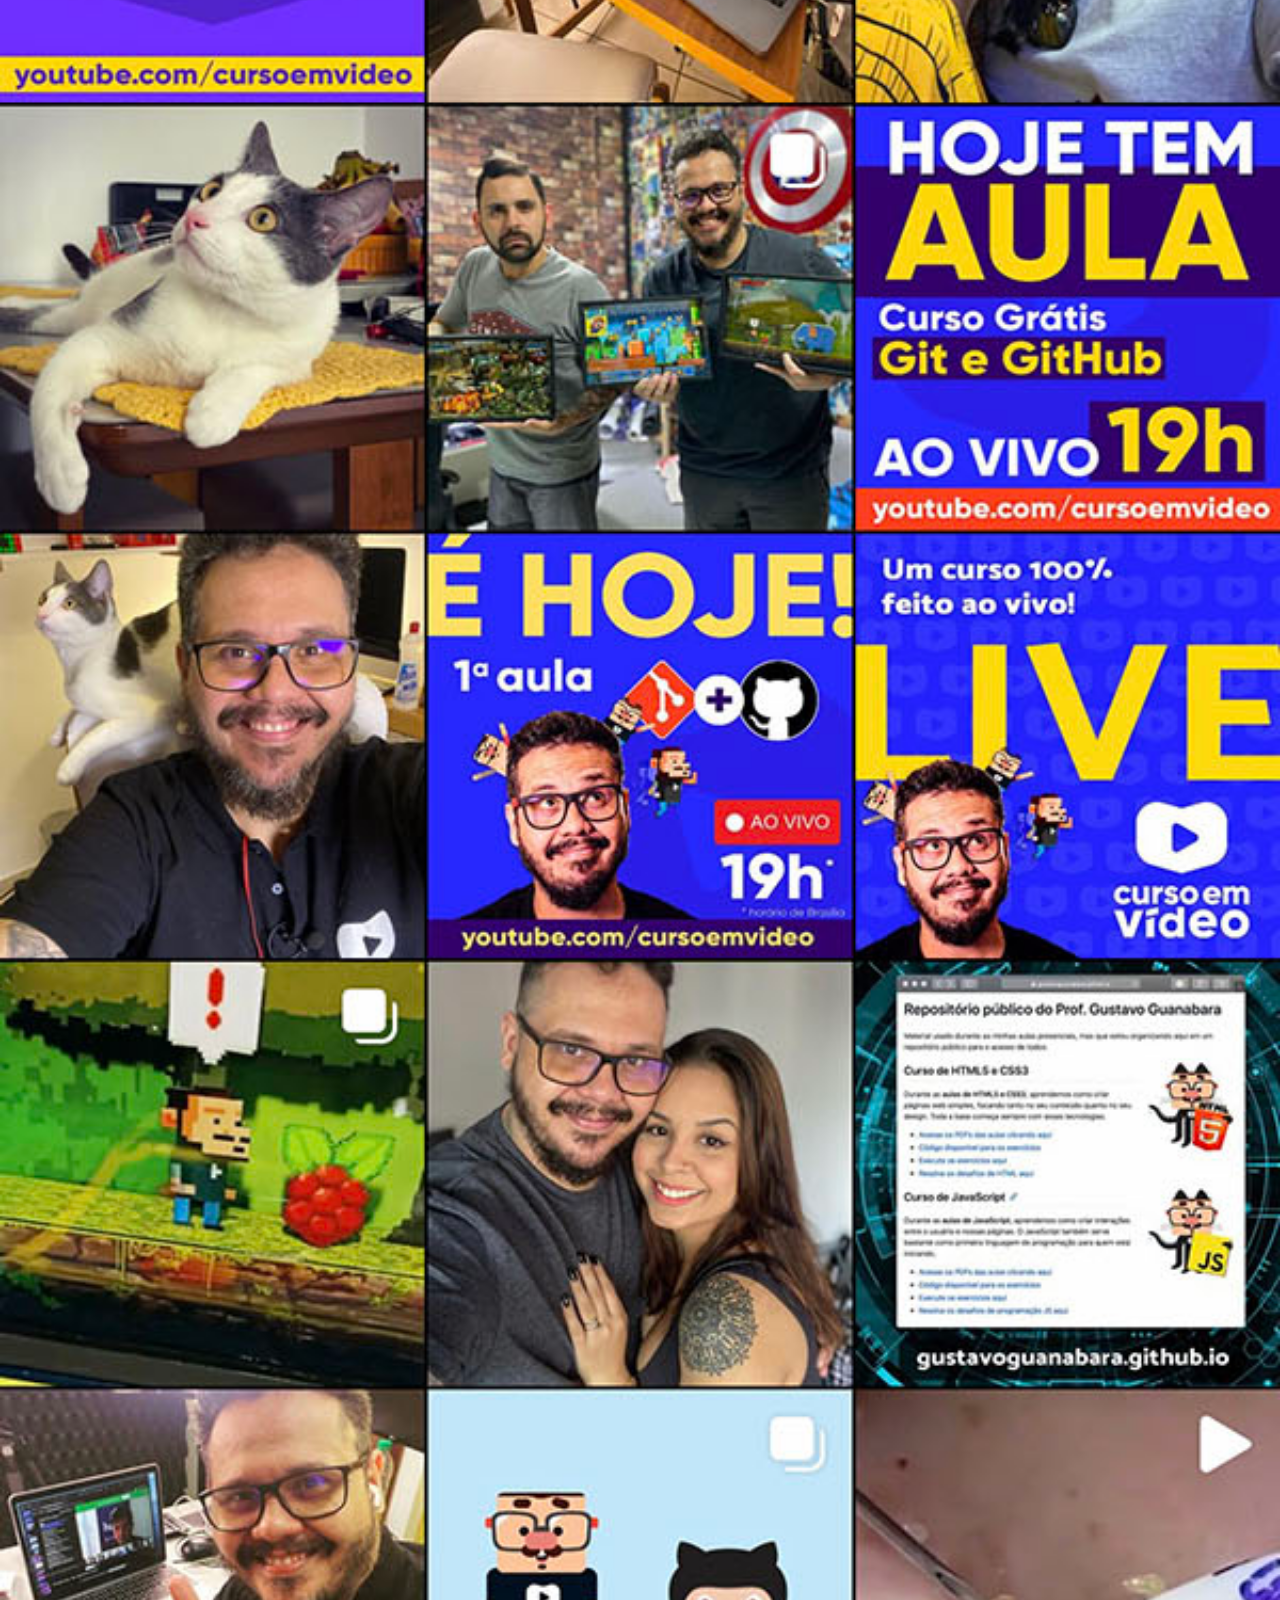
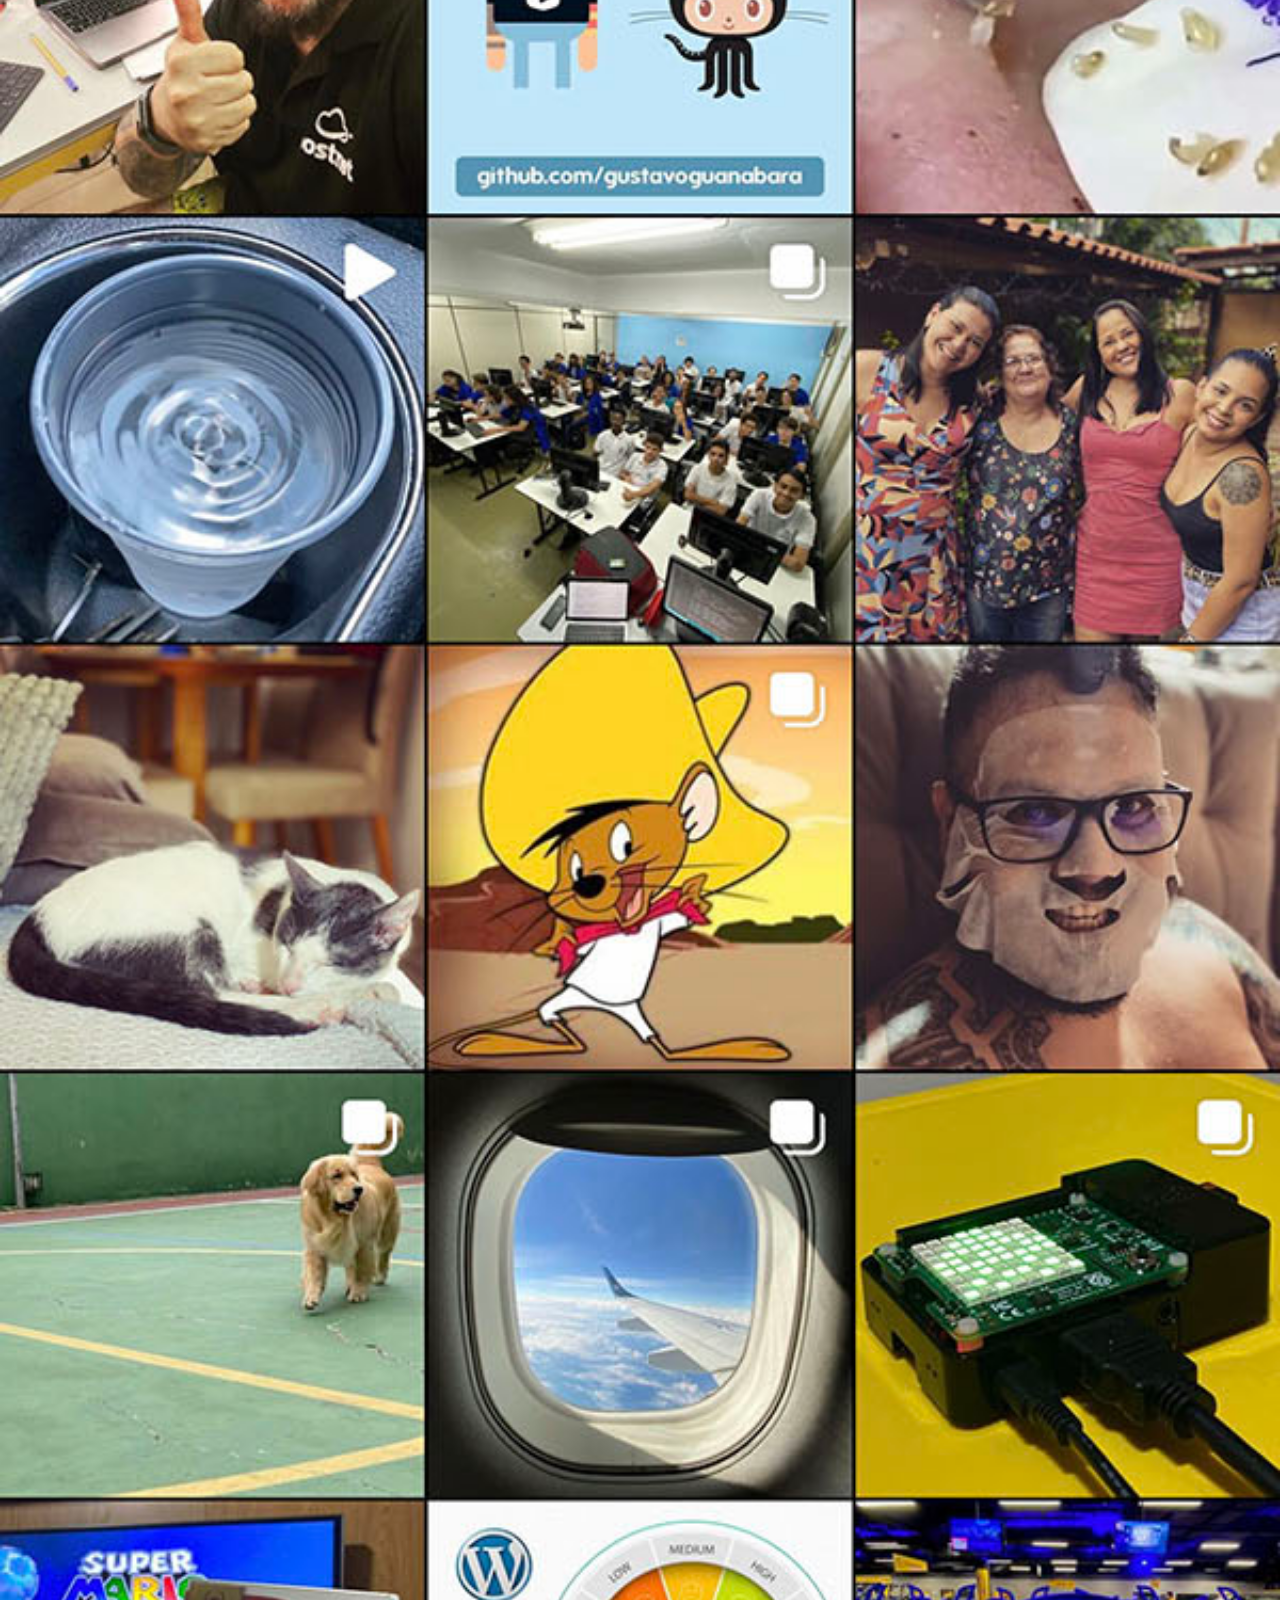
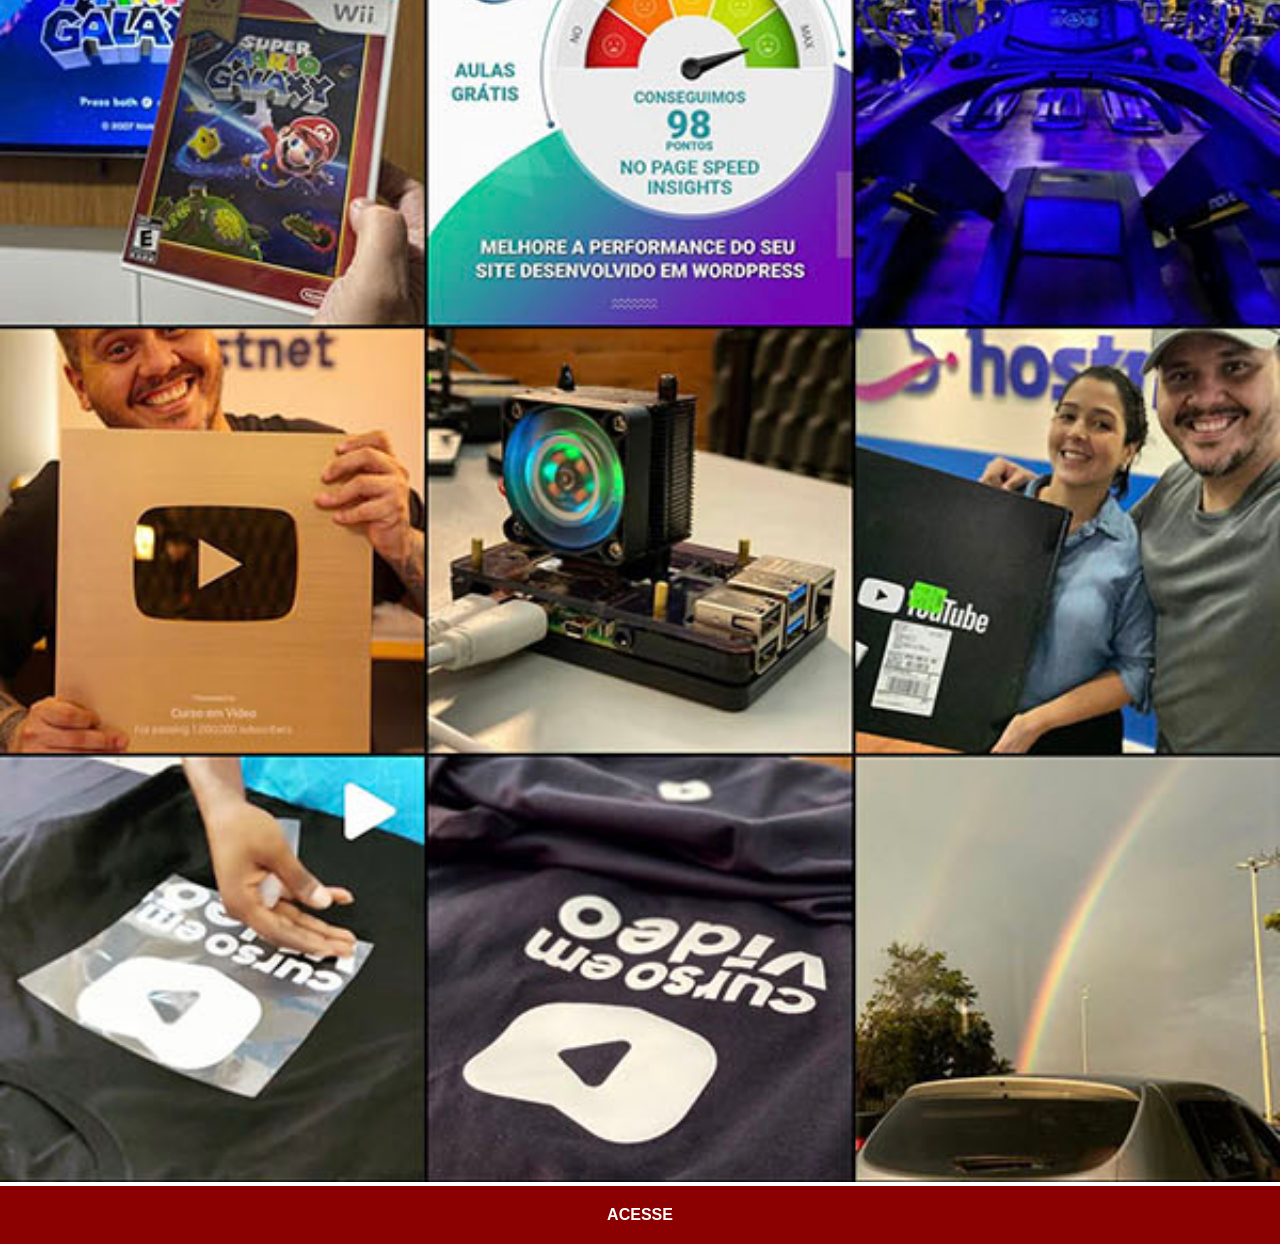
<file: instagram.html>
<!DOCTYPE html>
<html lang="pt-br">
<head>
    <meta charset="UTF-8">
    <meta name="viewport" content="width=device-width, initial-scale=1.0">
    <title>Instagram</title>
    <link rel="stylesheet" href="estilos/social.css">
</head>
<body>
    <img src="imagens/tela-instagram.jpg" alt="Instagram">
    <a href="https://www.instagram.com/gustavoguanabara/" target="_blank">ACESSE</a>
    
</body>
</html>
</file>
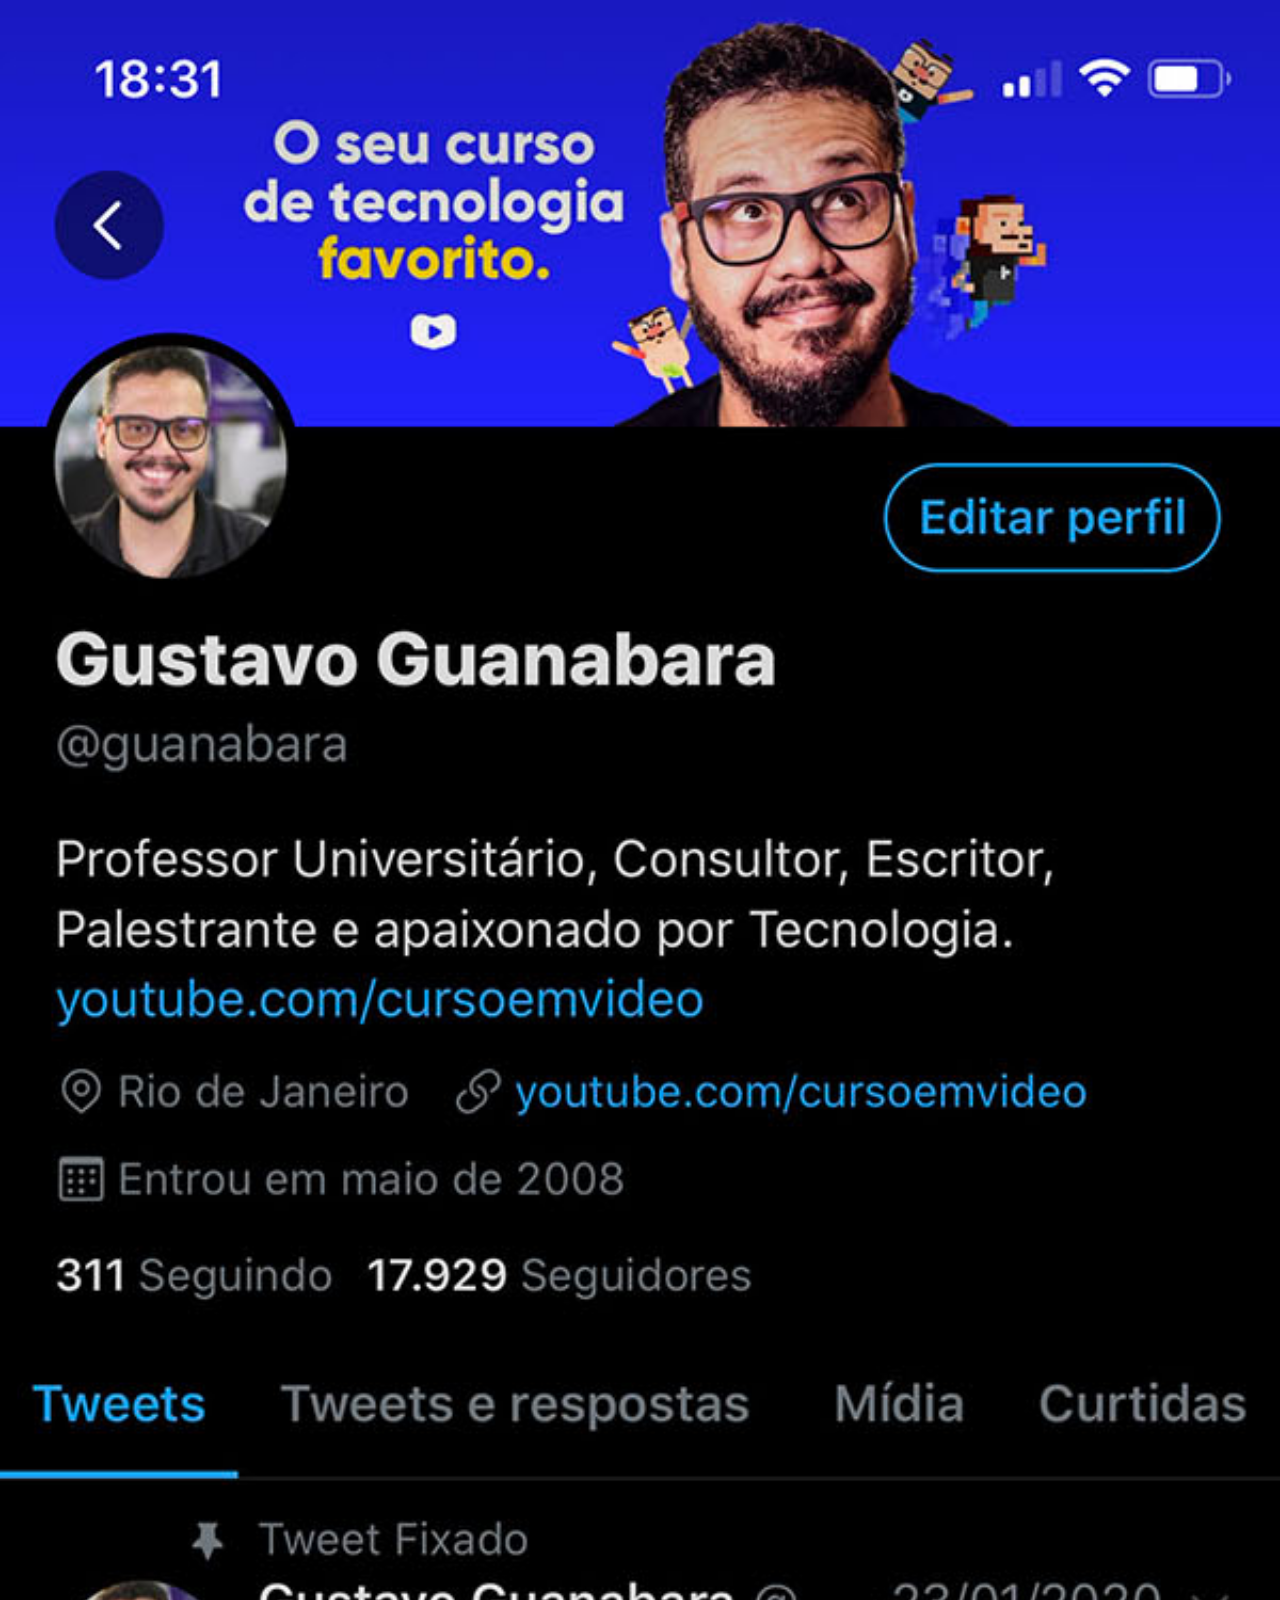
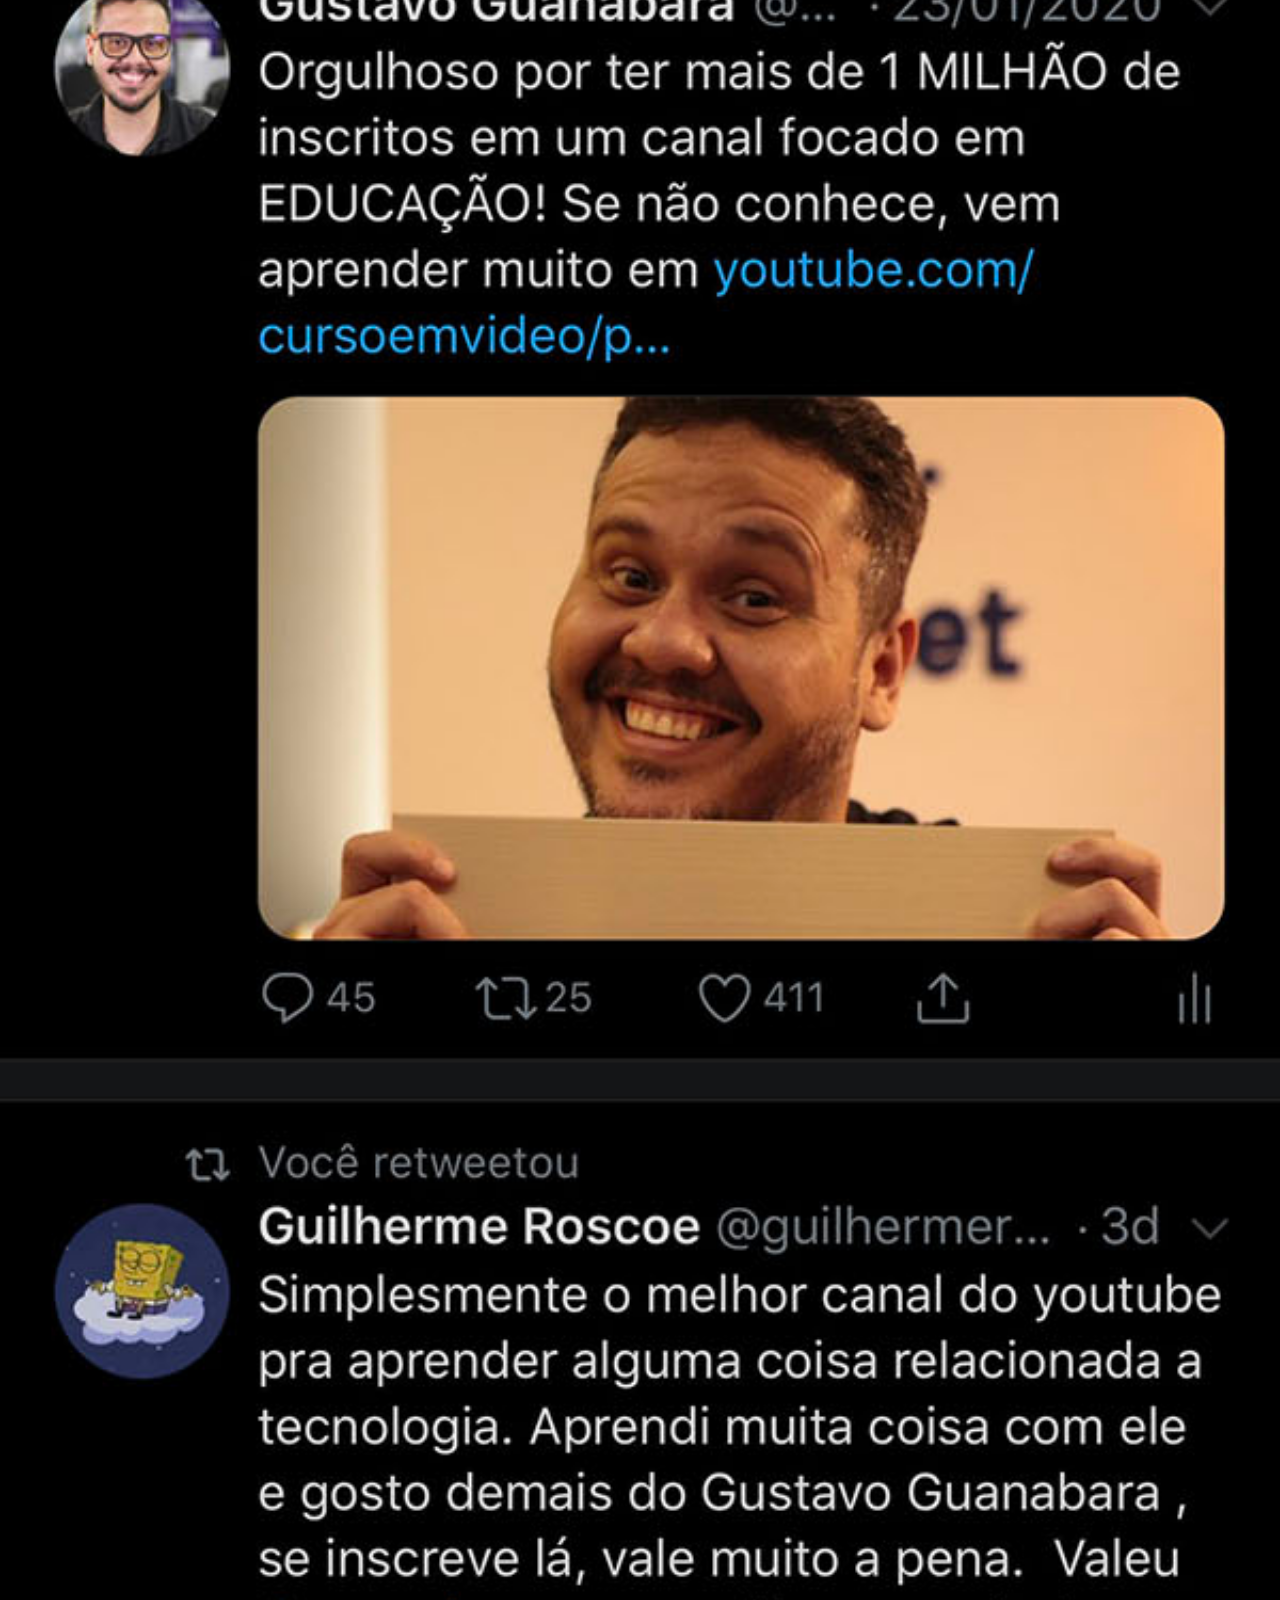
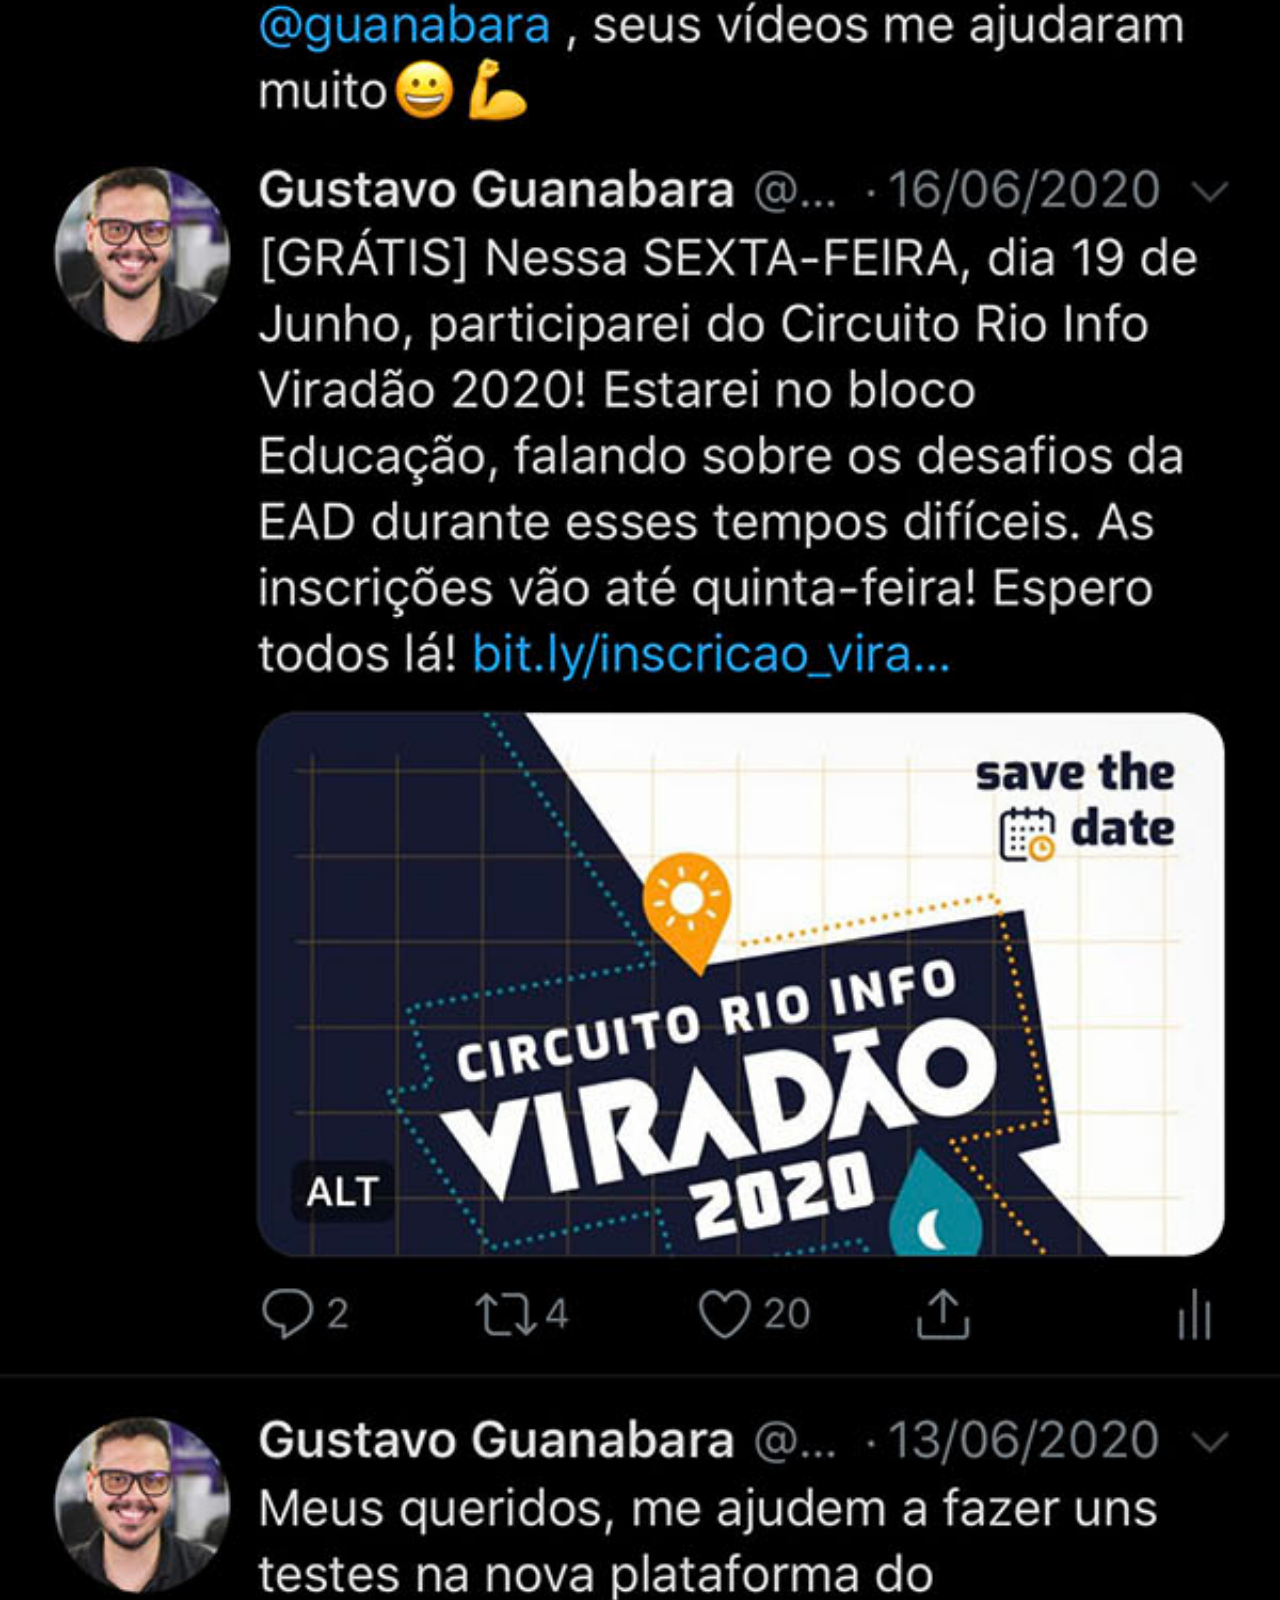
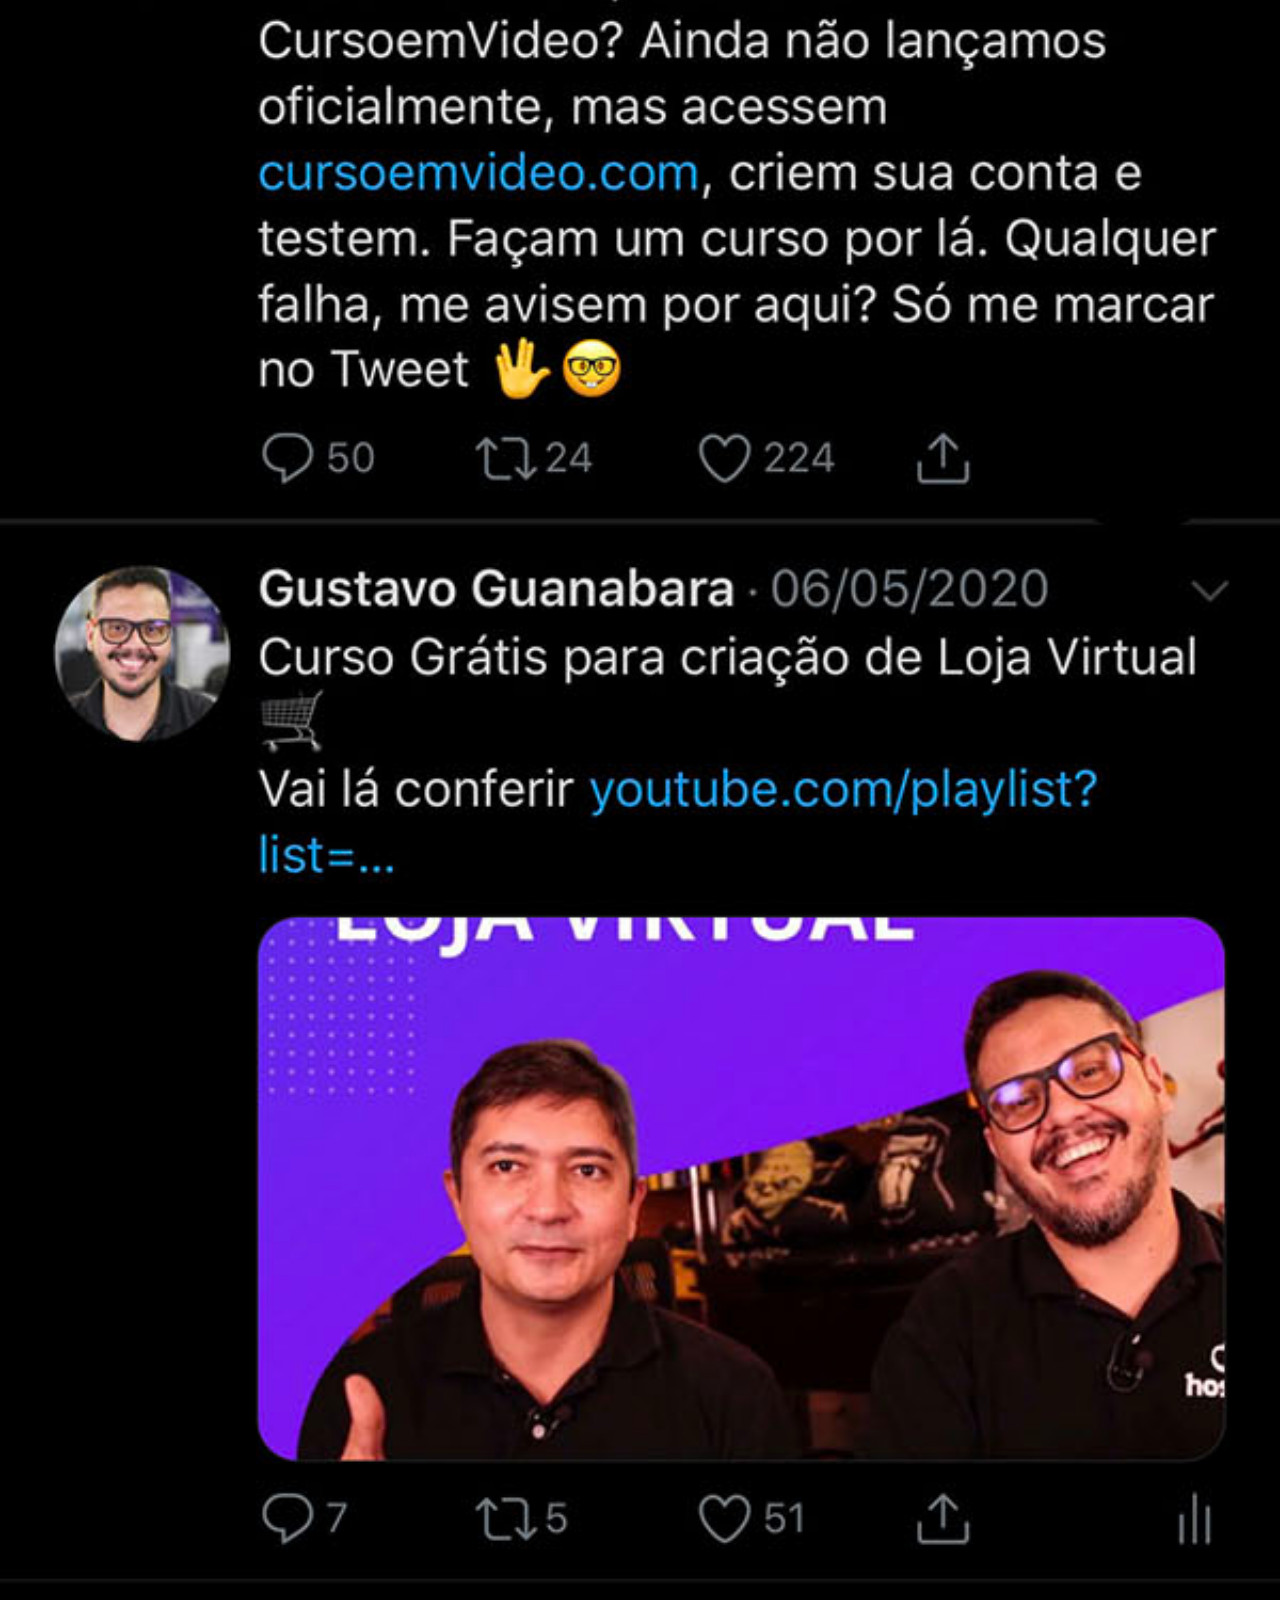
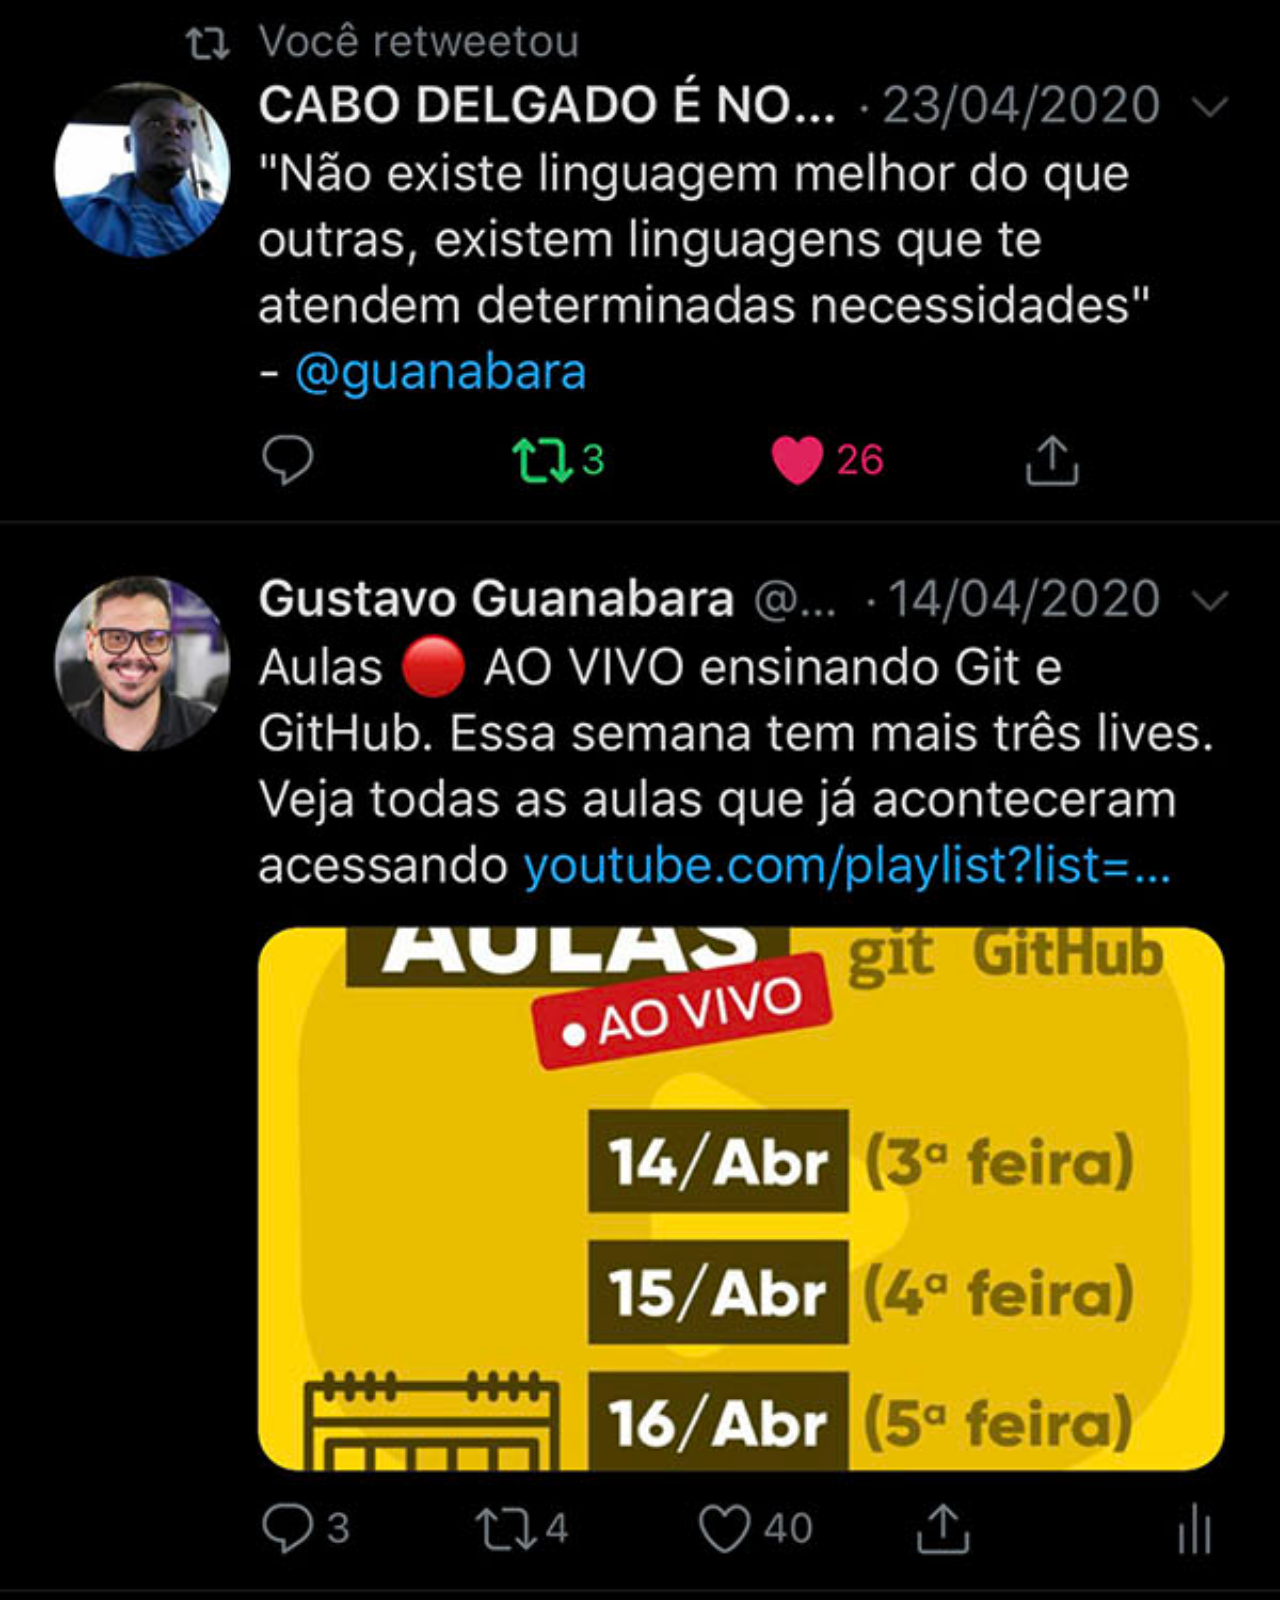
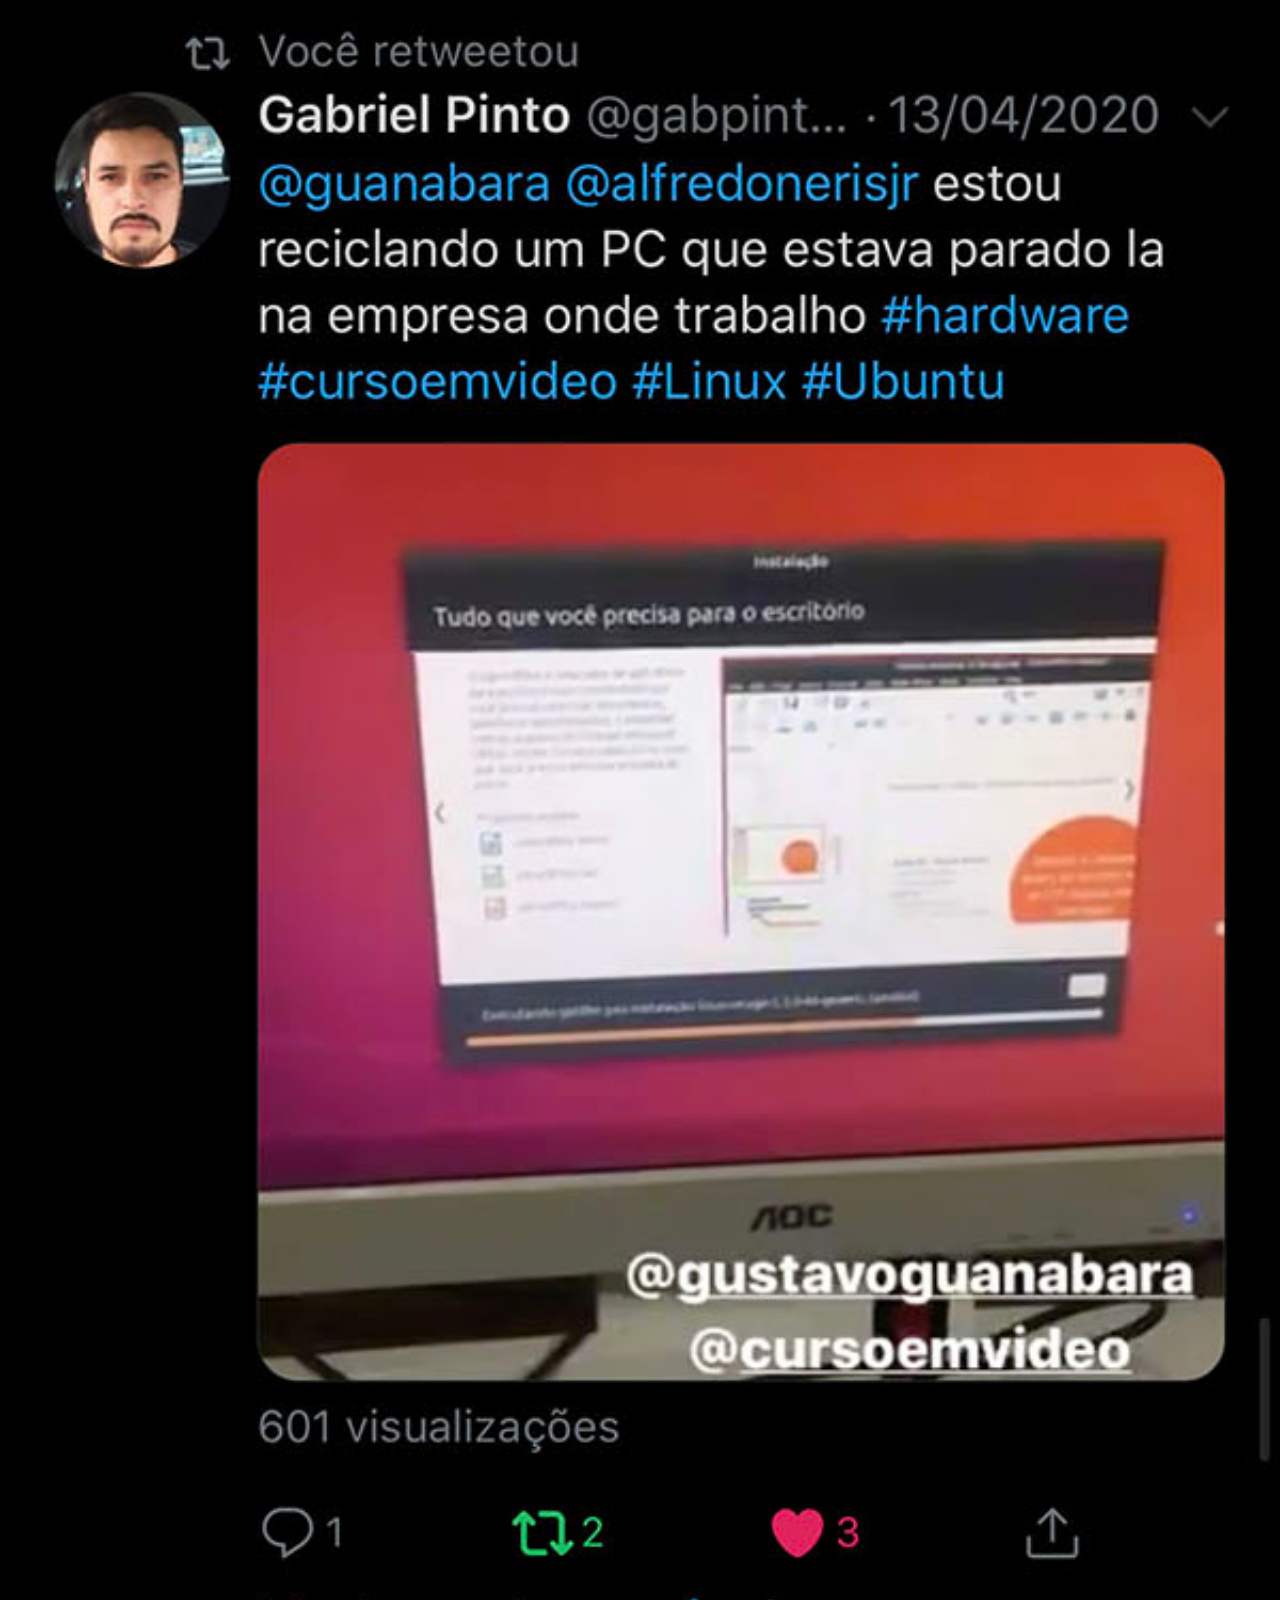
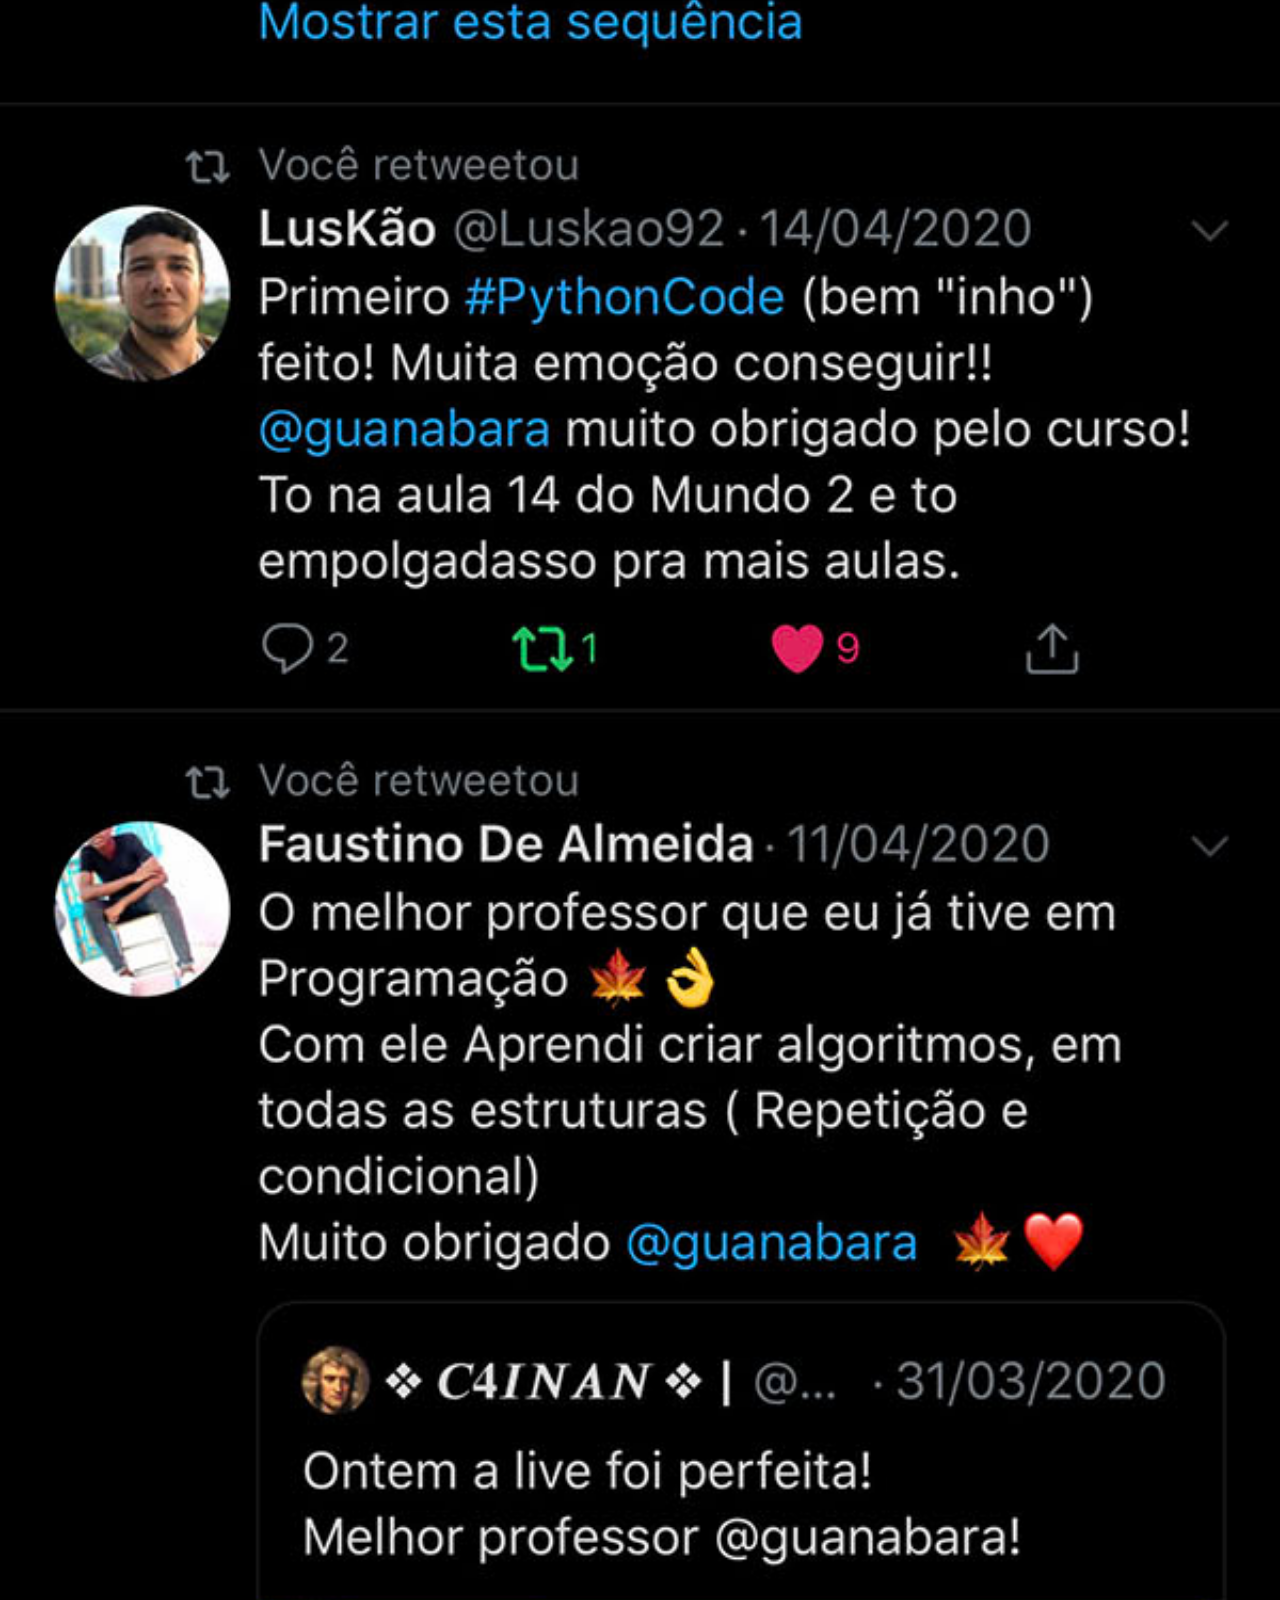
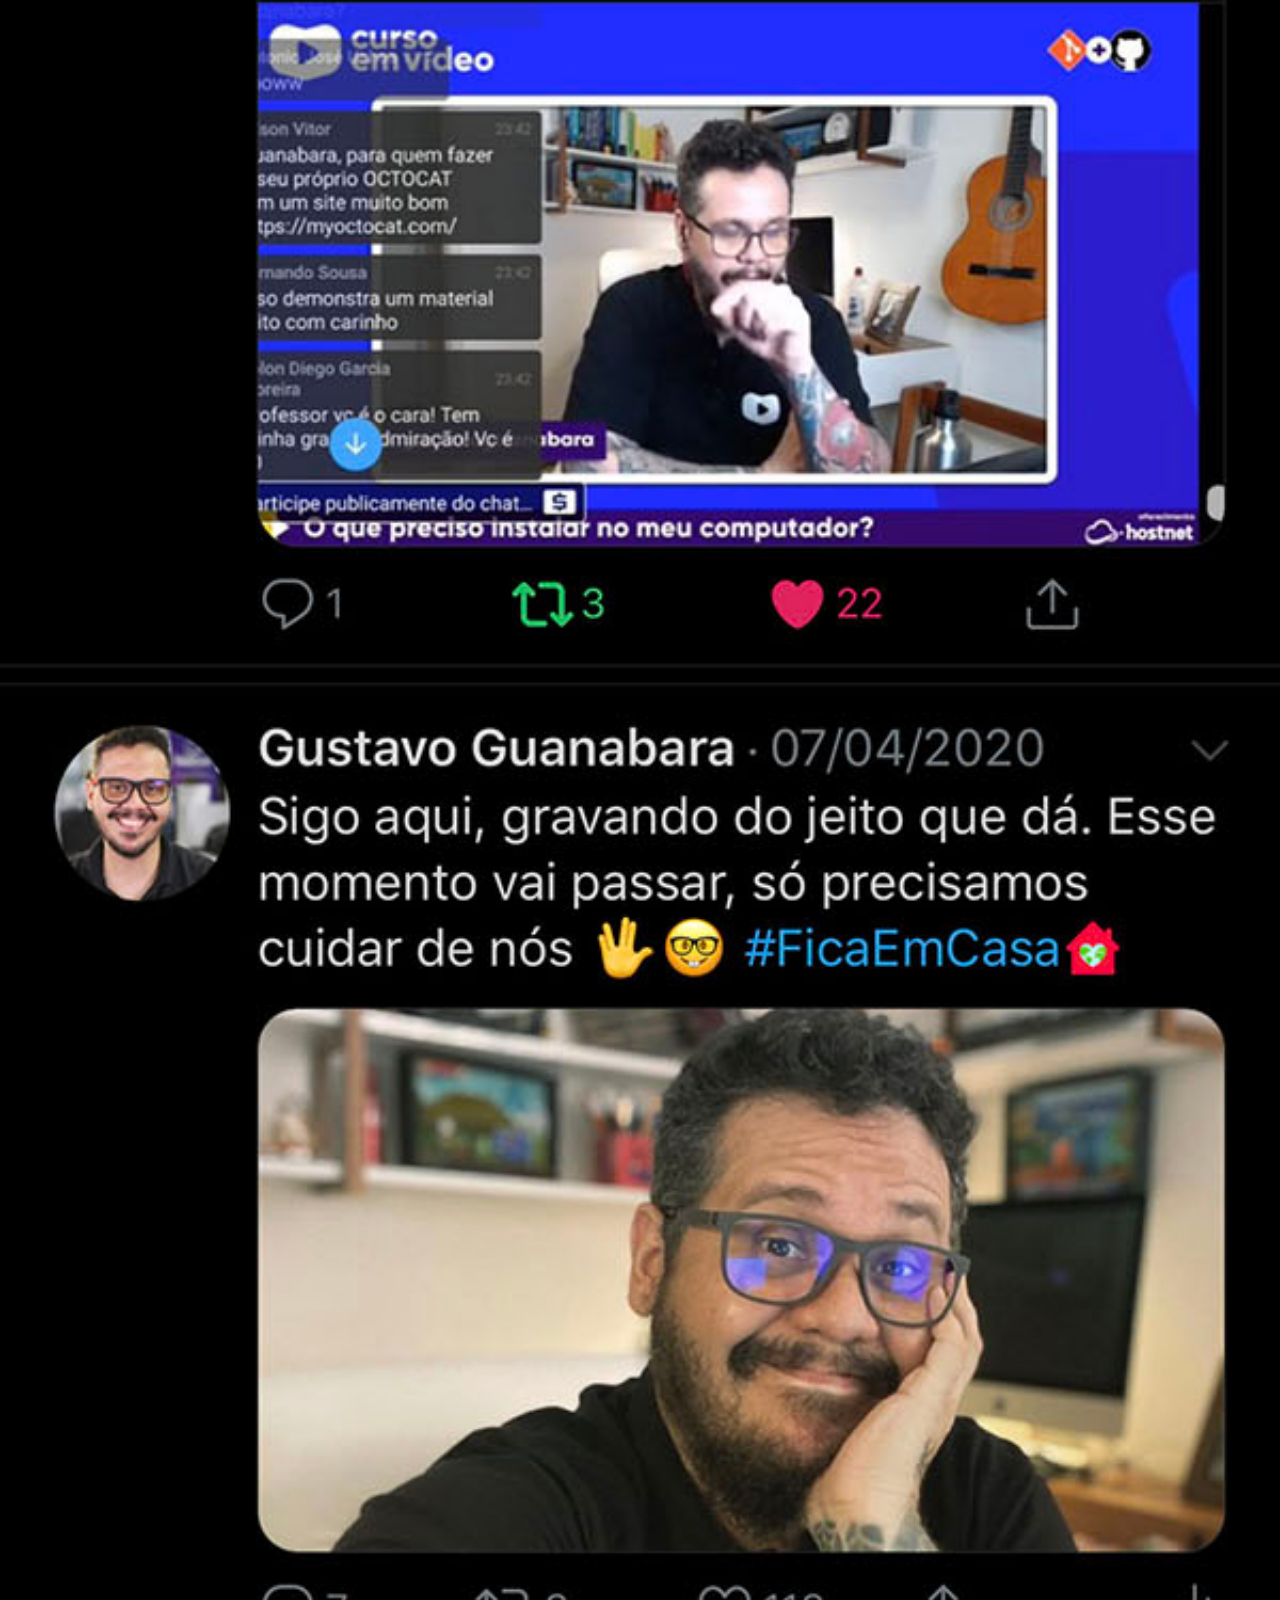
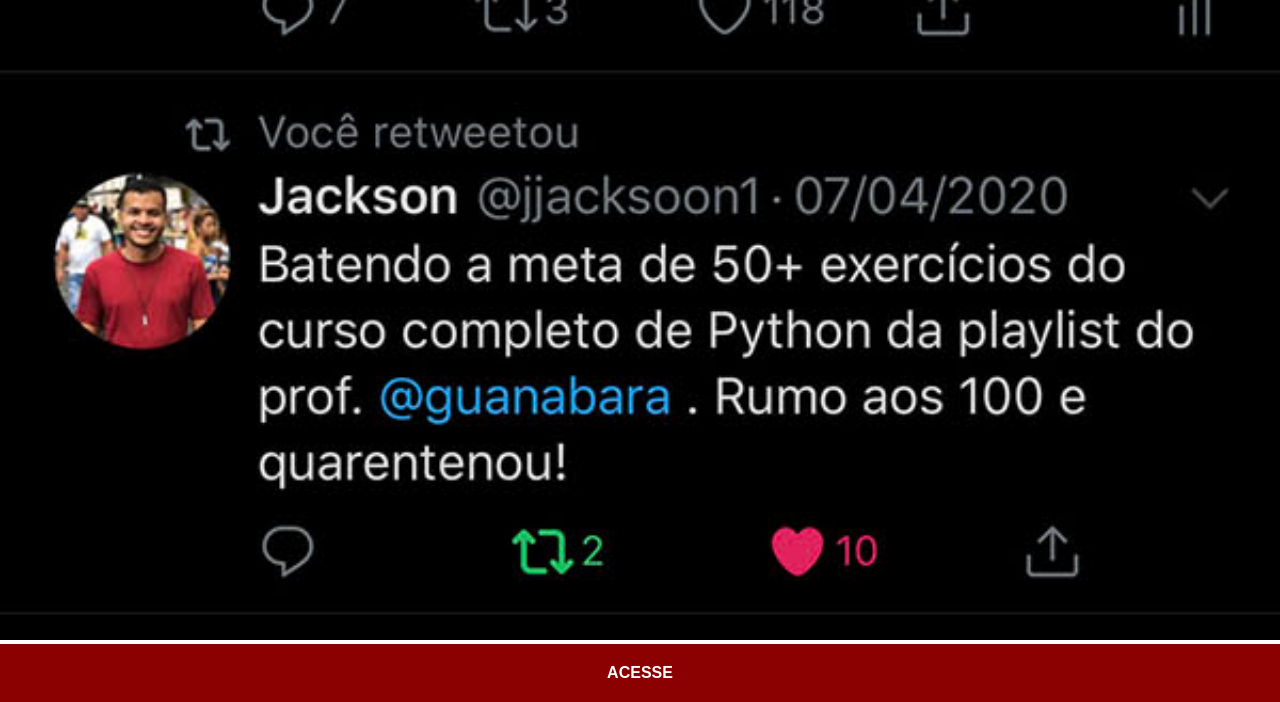
<file: twitter.html>
<!DOCTYPE html>
<html lang="pt-br">
<head>
    <meta charset="UTF-8">
    <meta name="viewport" content="width=device-width, initial-scale=1.0">
    <title>Twitter</title>
    <link rel="stylesheet" href="estilos/social.css">
</head>
<body>
    <img src="imagens/tela-twitter.jpg" alt="Twitter">
    <a href="https://x.com/guanabara" target="_blank">ACESSE</a>
    
</body>
</html>
</file>
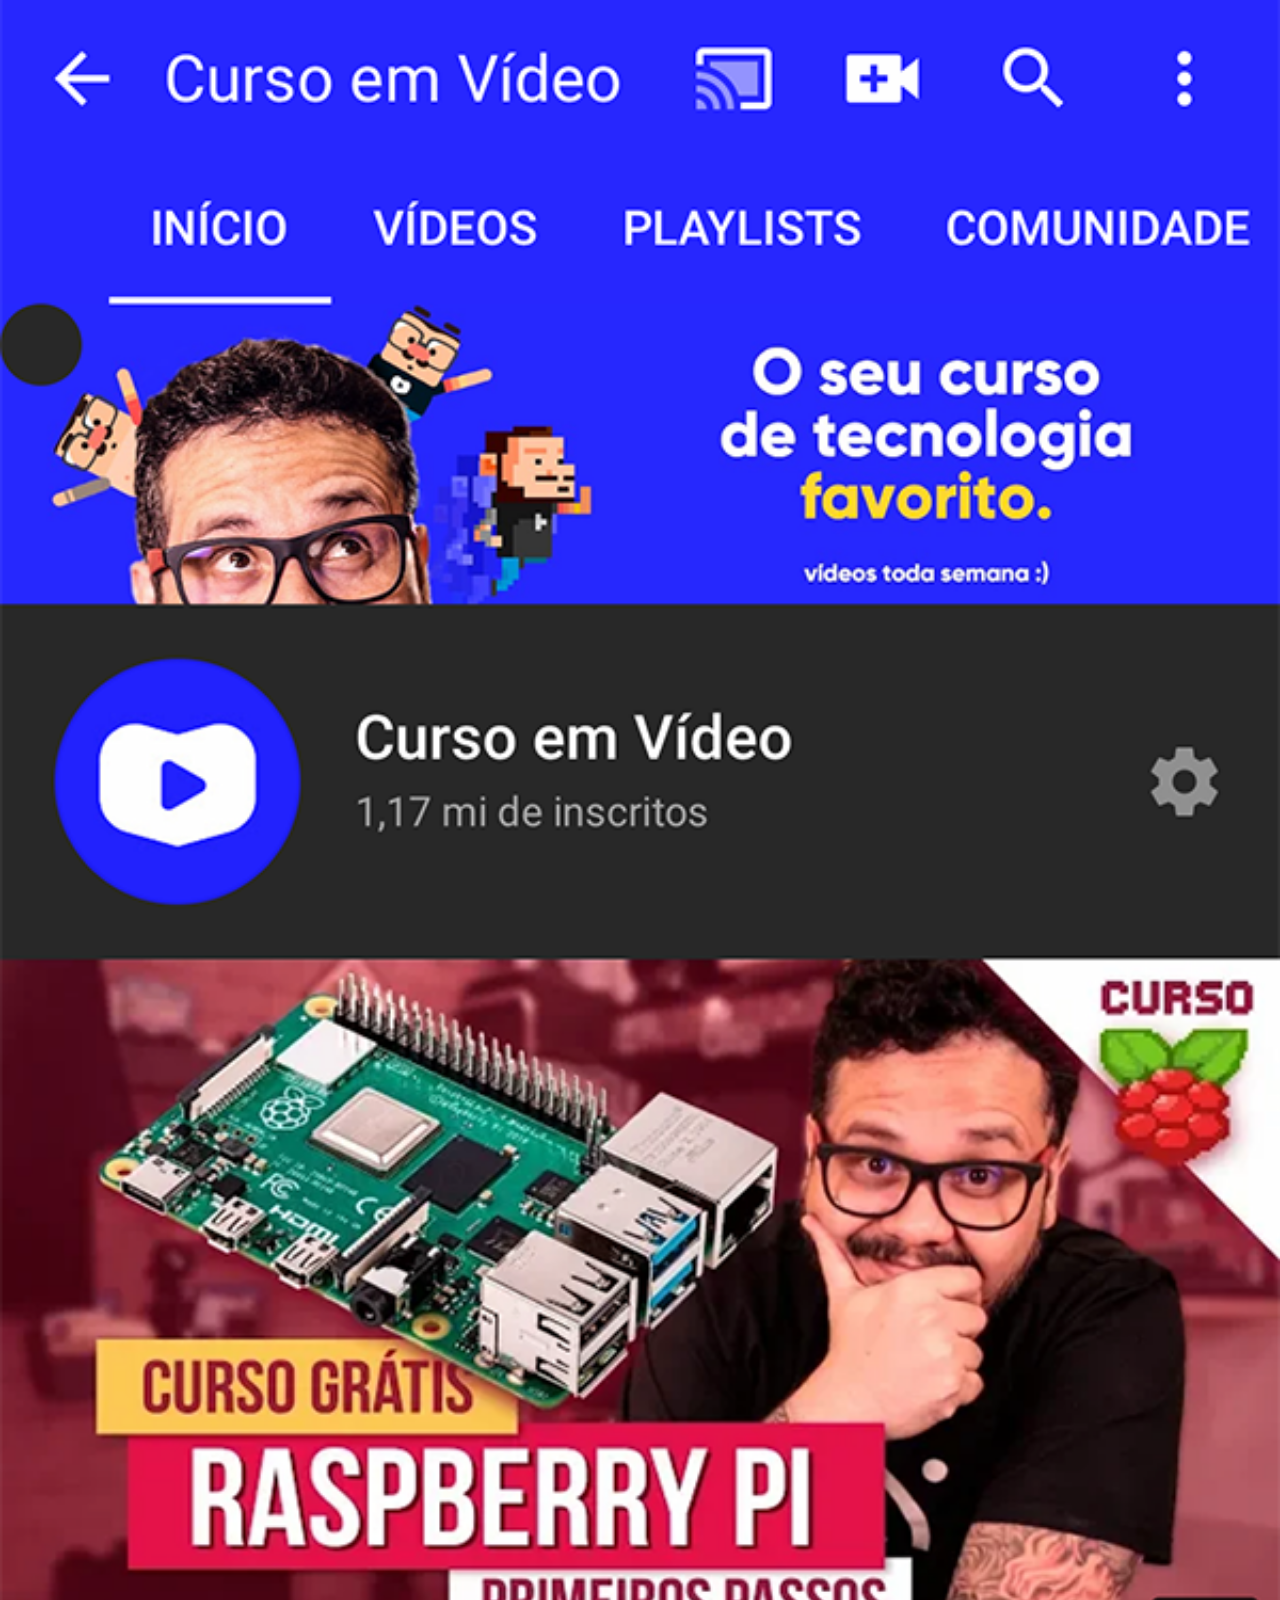
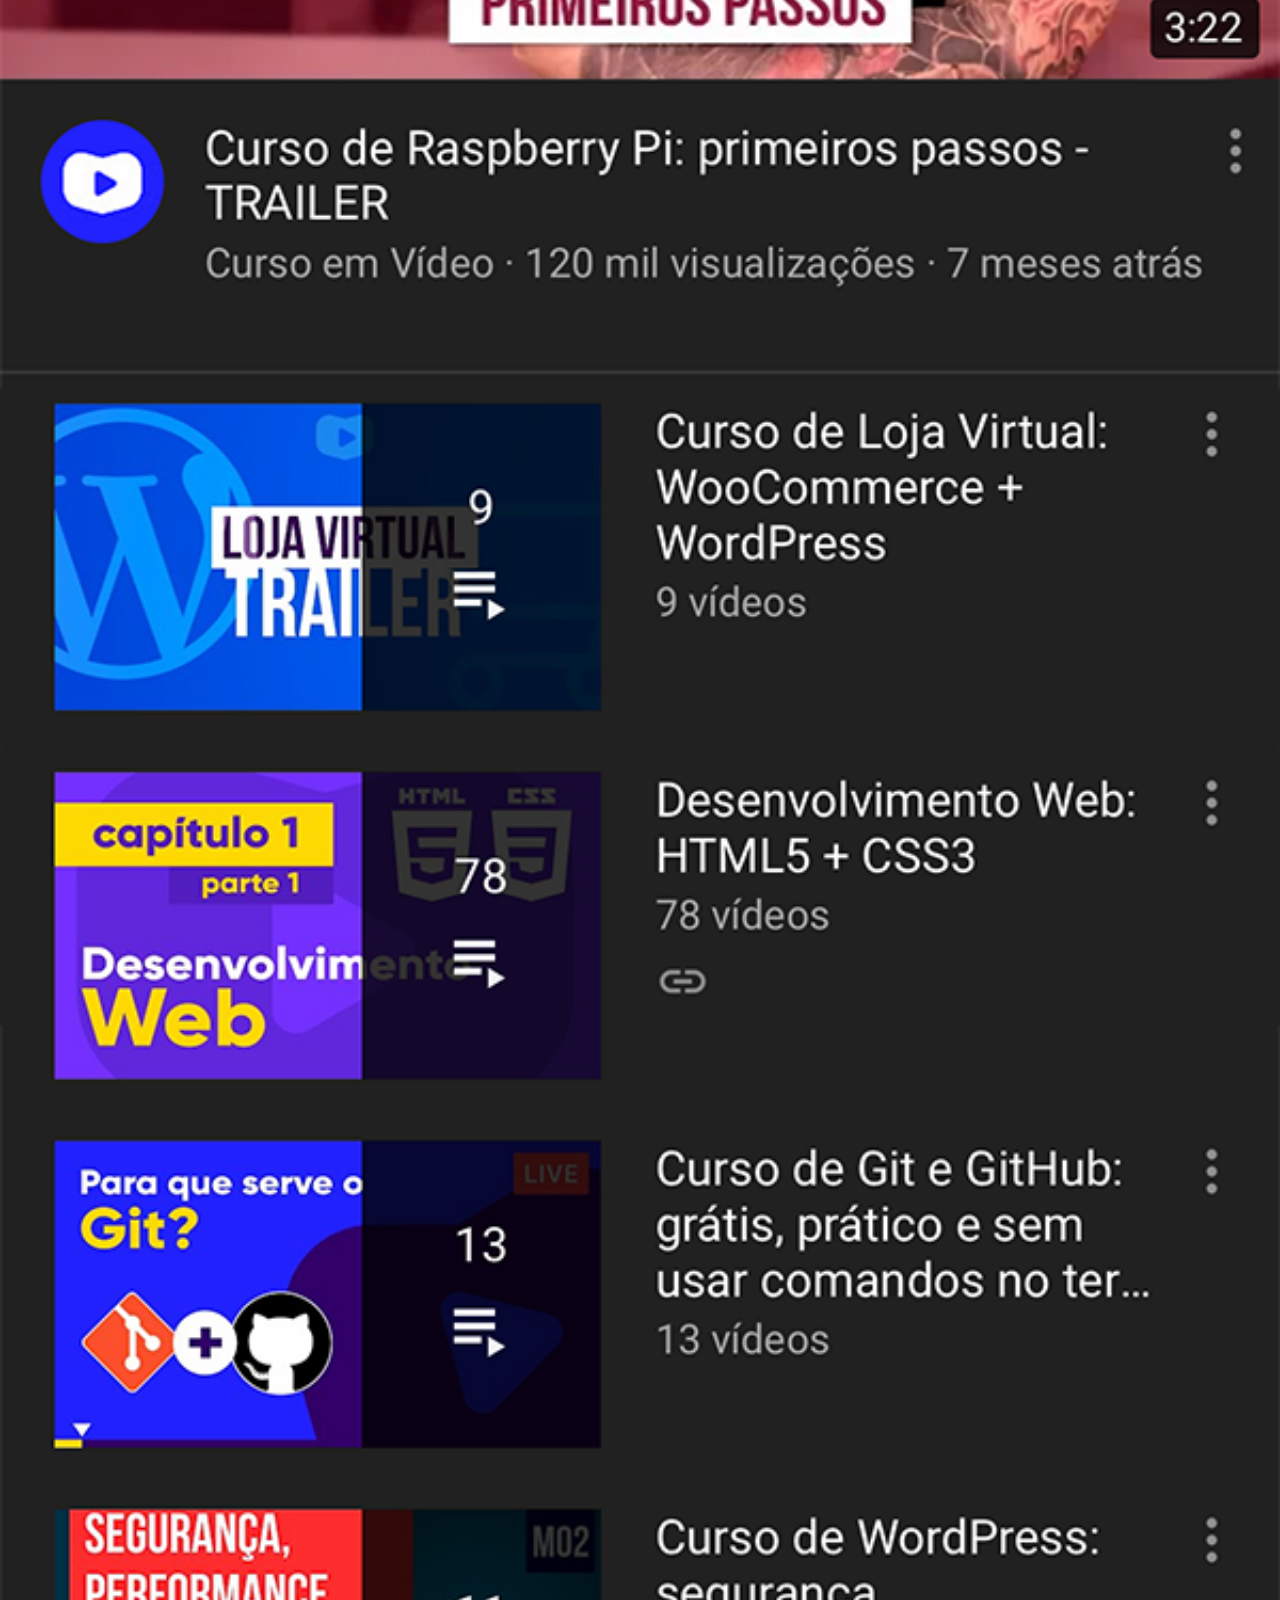
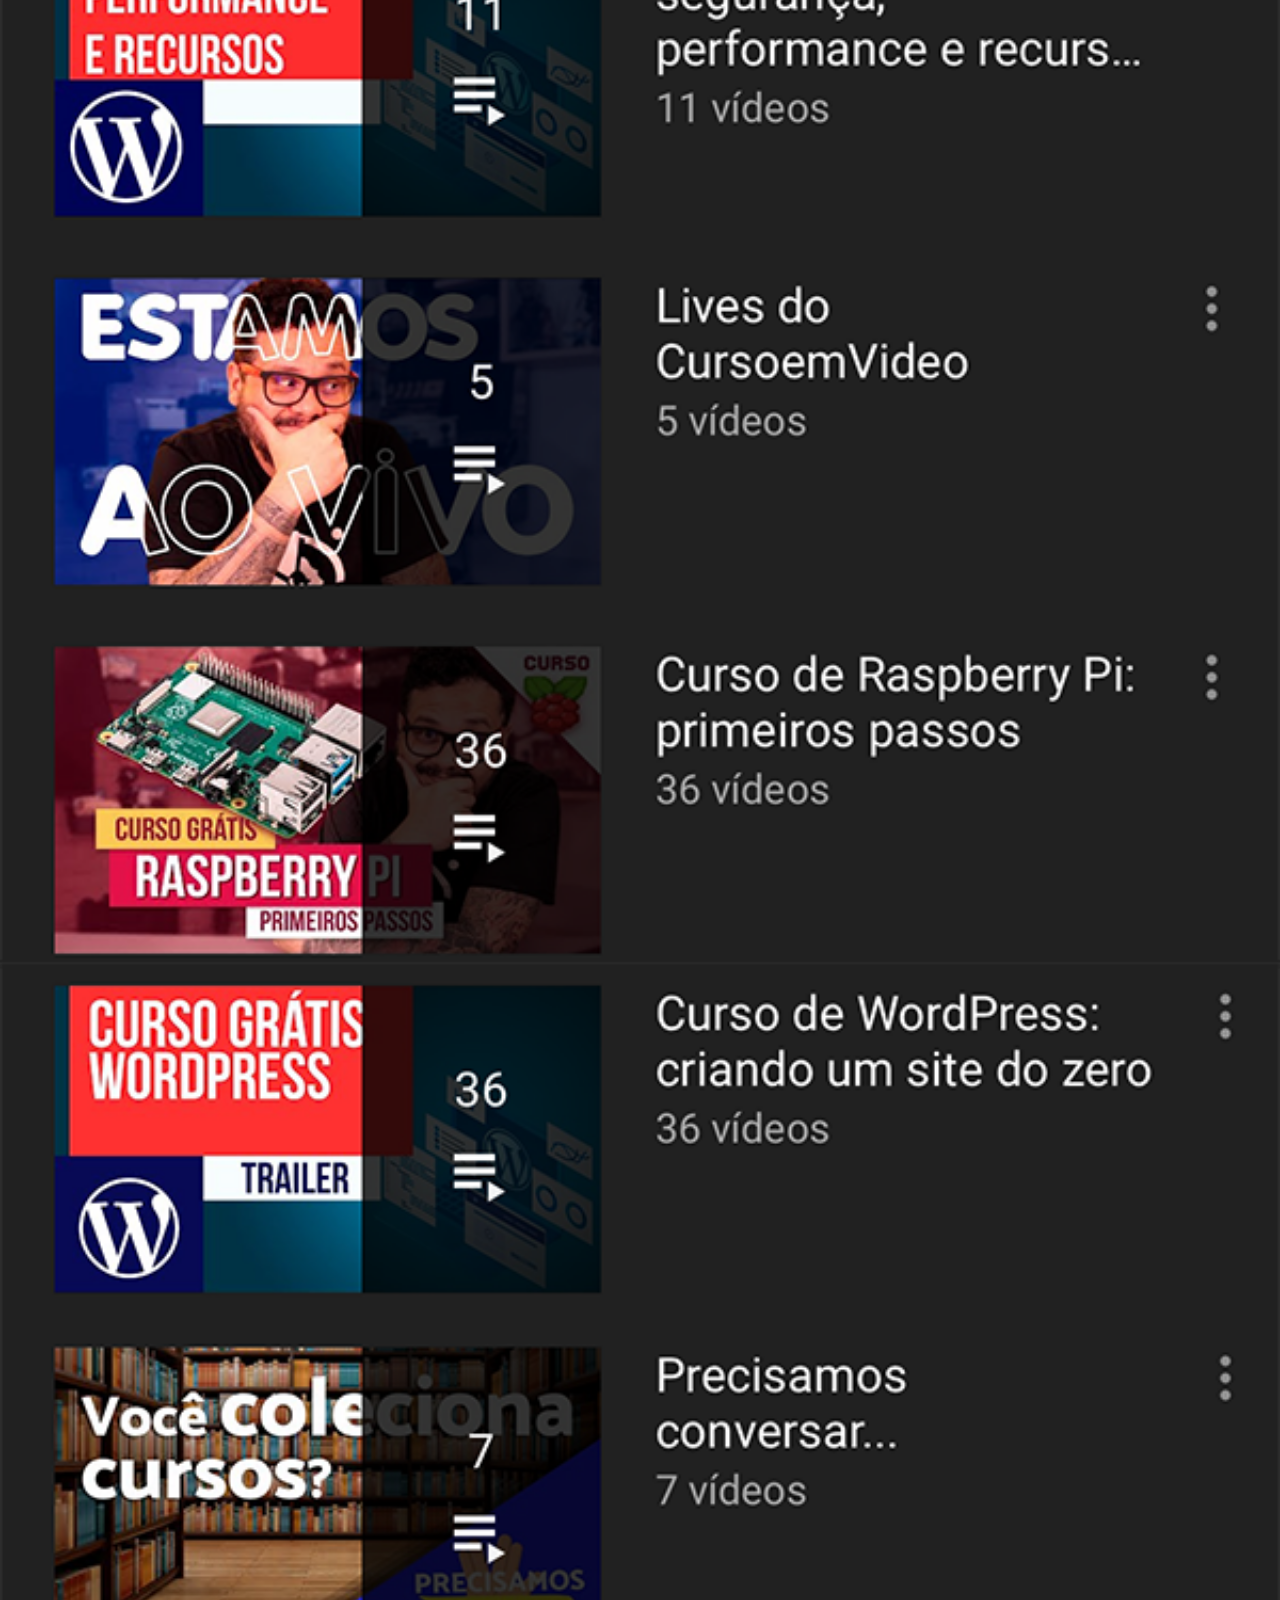
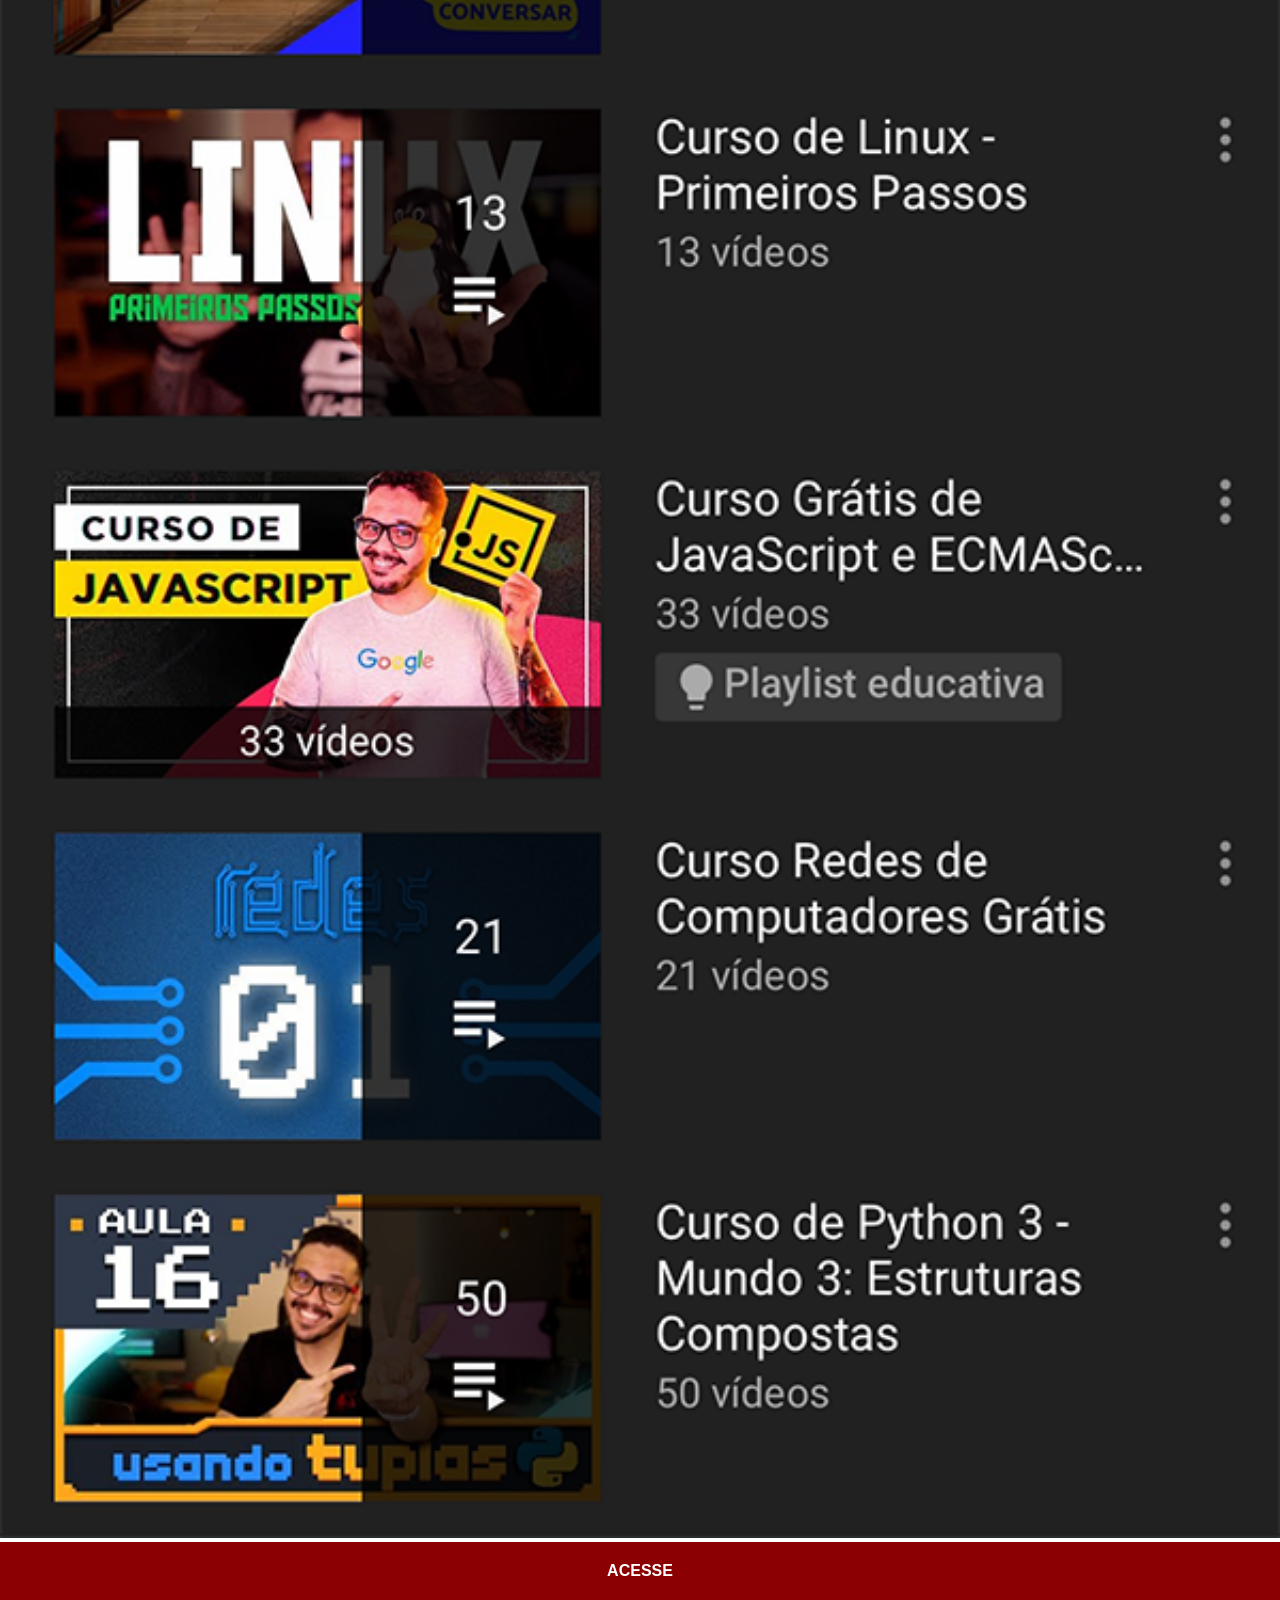
<file: youtube.html>
<!DOCTYPE html>
<html lang="pt-br">
<head>
    <meta charset="UTF-8">
    <meta name="viewport" content="width=device-width, initial-scale=1.0">
    <title>YouTube</title>
    <link rel="stylesheet" href="estilos/social.css">
</head>
<body>
    <img src="imagens/tela-youtube.png" alt="YouTube">
    <a href="https://www.youtube.com/@cursoemvideo/playlists" target="_blank">ACESSE</a>
    
</body>
</html>
</file>
<file: estilos/style.css>
@charset "UTF-8";

* {
    margin: 0px;
    padding: 0px;
    font-family: Arial, Helvetica, sans-serif;
}

html, body {
    height: 100vh;
    width: 100vw;
    background-color: black;
}

body {
    background: url('../imagens/fundo-madeira.jpg') no-repeat top center;
    background-size: cover;
    background-attachment: fixed;
}

main {
    position: relative;
    height: 100vh;       
}

section#telefone {
    position: absolute;
    top: 50%;
    left: 50%;
    transform: translate(-50%, -50%);

    height: 627px;
    width: 311px;    
    background: url('../imagens/frame-iphone.png') no-repeat;
}

iframe#tela {
    position: relative;
    top: 80px;
    left: 22px;
    width: 267px;
    height: 471px;
}

section#redes-sociais {
    text-align: right;
}

section#redes-sociais img {
    width: 50px;
    margin: 10px;
    border-radius: 50%;
    box-shadow: 2px 2px 5px rgba(0, 0, 0, 0.400);
    box-sizing: border-box;
}

section#redes-sociais img:hover {
    border: 2px solid rgba(255, 255, 255, 0.637);
    transform: translate(-3px, -3px);
    box-shadow: 5px 5px 10px 623;
    transition: transform .3s, border 1s;
}
</file>
<file: estilos/social.css>
@charset "UFT-8";

 * {
            margin: 0px;
            padding: 0px;
            font-family: Arial, Helvetica, sans-serif;
        }

        ::-webkit-scrollbar {
            width: 0px;
            height: 0px;
        }


        img {
            width: 100vw;

        }

        a {
            display: block;
            background-color: darkred;
            color: white;
            padding: 20px;
            text-align: center;
            font-weight: bolder;
            text-decoration: none;
        }

        a:hover {
            background-color: red;
        }
</file>
